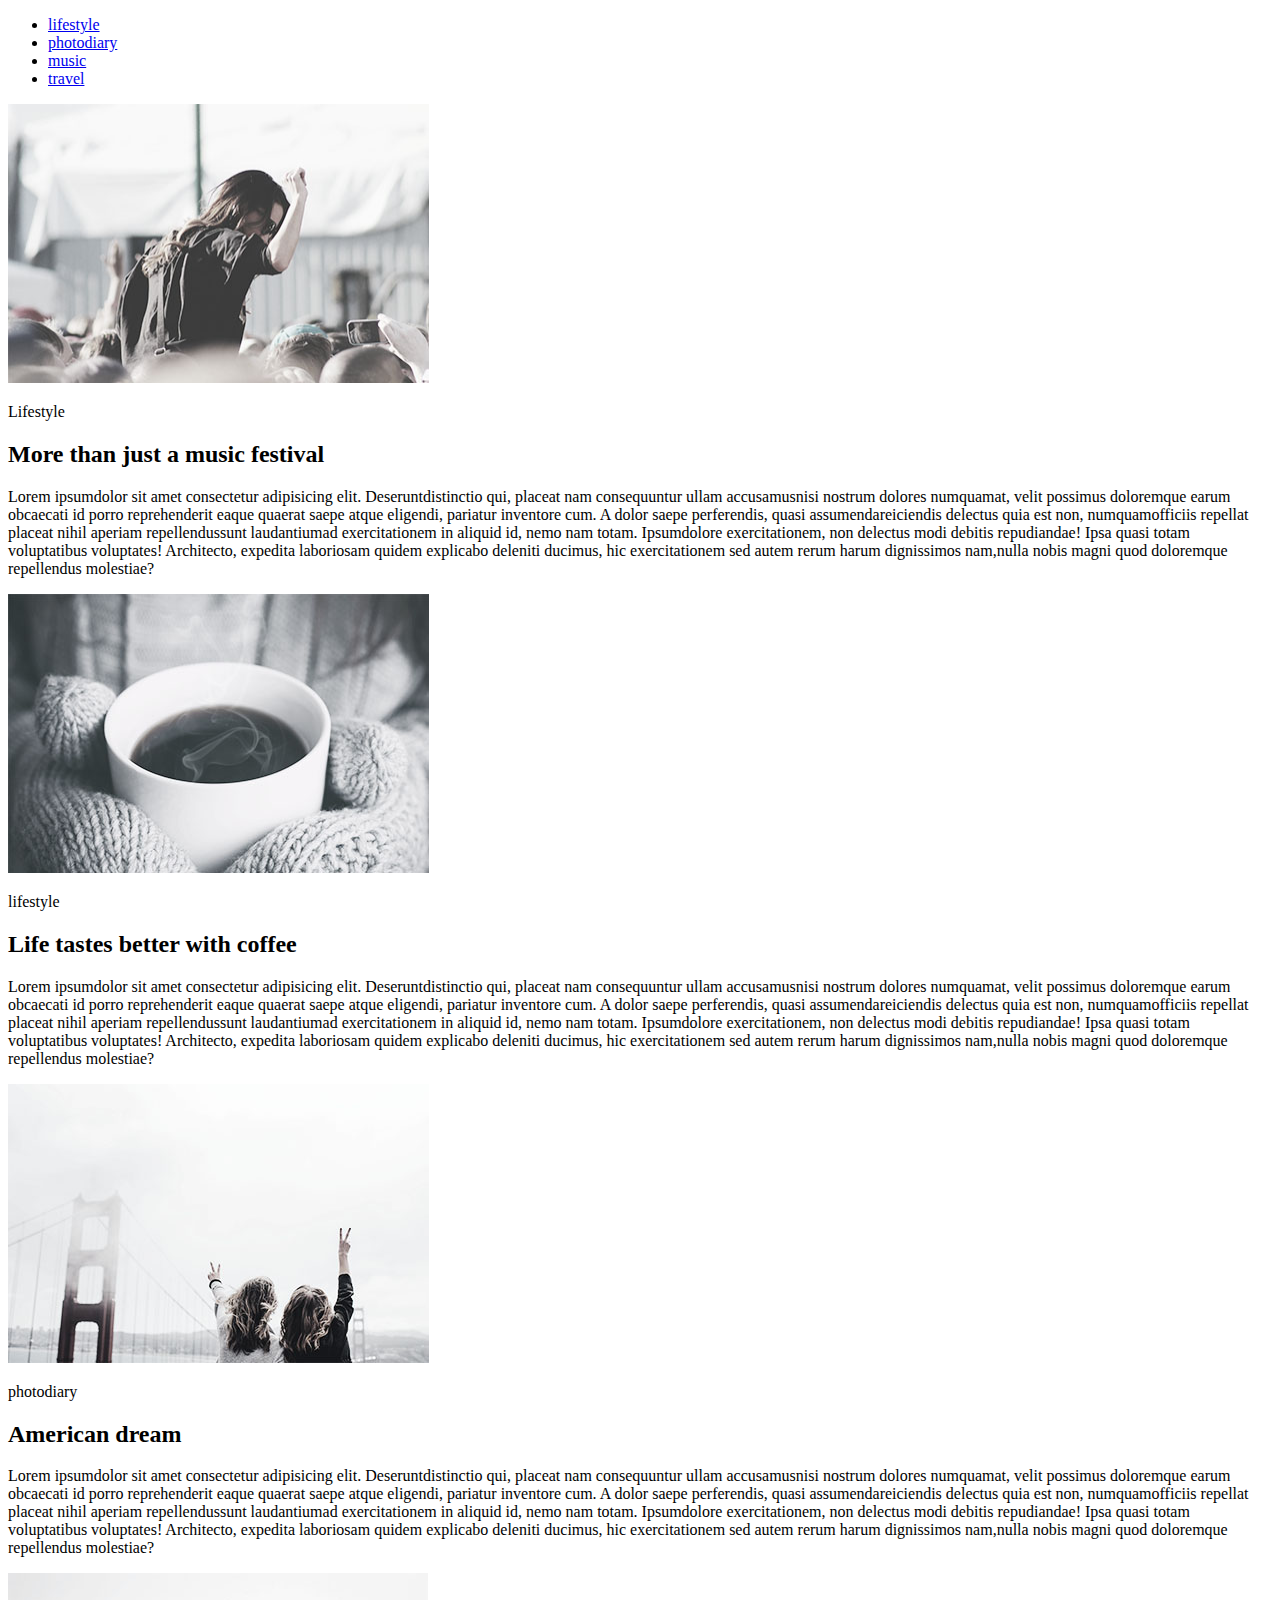
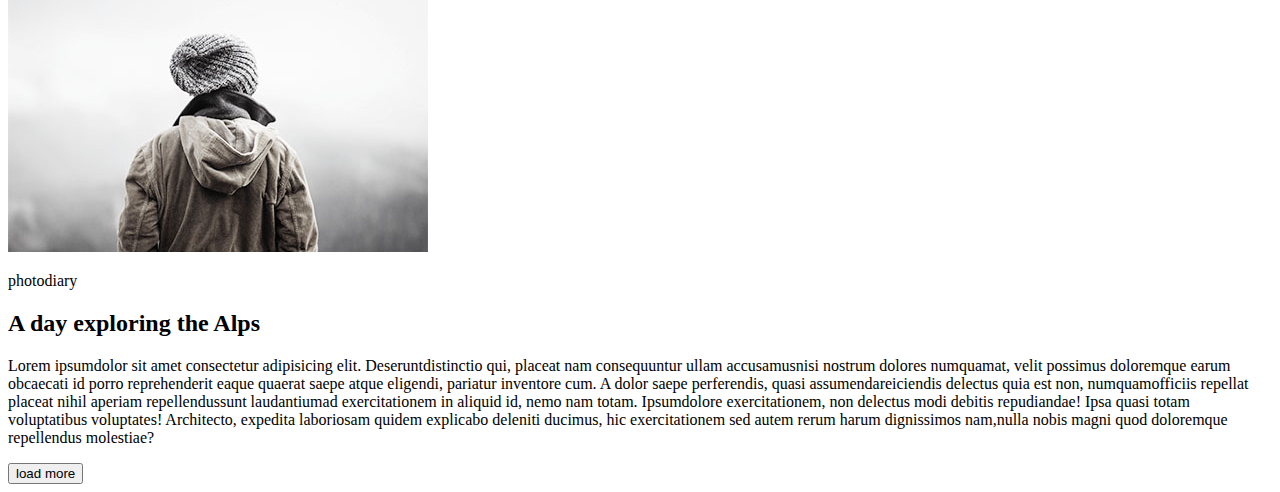
<file: html-css/module-01/index.html>
<!DOCTYPE html>
<html lang="zxx">

<head>
    <meta charset="UTF-8">
    <meta name="viewport" content="width=device-width, initial-scale=1.0">
    <meta http-equiv="X-UA-Compatible" content="ie=edge">
    <title>module-1</title>
</head>

<body>
    <header>
        <nav class="main-nav">
            <ul class="main-menu">
                <li class="main-menu-item">
                    <a href="#lyfestyle" class="main-menu-link">lifestyle</a>
                </li>
                <li class="main-menu-item">
                    <a href="#photodiary" class="main-menu-link">photodiary</a>
                </li>
                <li class="main-menu-item">
                    <a href="#" class="main-menu-link">music</a>
                </li>
                <li class="main-menu-item">
                    <a href="#" class="main-menu-link">travel</a>
                </li>
            </ul>
        </nav>
    </header>
    <main>
        <section>
            <article class="lyfestyle" id="lifestyle">
                <img src="img/img1_festival.jpg" alt="img1_festival" width="421" height="279">
                <p>Lifestyle</p>
                <h2>More than just a music festival</h2>
                <p>Lorem ipsumdolor sit amet consectetur adipisicing elit. Deseruntdistinctio qui, placeat nam
                    consequuntur
                    ullam accusamusnisi nostrum dolores numquamat, velit possimus doloremque earum obcaecati id porro
                    reprehenderit eaque quaerat saepe atque eligendi, pariatur inventore cum. A dolor saepe perferendis,
                    quasi assumendareiciendis delectus quia est non, numquamofficiis repellat placeat nihil aperiam
                    repellendussunt laudantiumad exercitationem in aliquid id, nemo nam totam. Ipsumdolore
                    exercitationem,
                    non delectus modi debitis repudiandae! Ipsa quasi totam voluptatibus voluptates! Architecto,
                    expedita
                    laboriosam quidem explicabo deleniti ducimus, hic exercitationem sed autem rerum harum dignissimos
                    nam,nulla nobis magni quod doloremque repellendus molestiae?</p>
            </article>
            <article class="lifestyle">
                <img src="img/img2_coffee.jpg" alt="img2_coffee" width="421" height="279">
                <p>lifestyle</p>
                <h2>Life tastes better with coffee</h2>
                <p>Lorem ipsumdolor sit amet consectetur adipisicing elit. Deseruntdistinctio qui, placeat nam
                    consequuntur
                    ullam accusamusnisi nostrum dolores numquamat, velit possimus doloremque earum obcaecati id porro
                    reprehenderit eaque quaerat saepe atque eligendi, pariatur inventore cum. A dolor saepe perferendis,
                    quasi assumendareiciendis delectus quia est non, numquamofficiis repellat placeat nihil aperiam
                    repellendussunt laudantiumad exercitationem in aliquid id, nemo nam totam. Ipsumdolore
                    exercitationem,
                    non delectus modi debitis repudiandae! Ipsa quasi totam voluptatibus voluptates! Architecto,
                    expedita
                    laboriosam quidem explicabo deleniti ducimus, hic exercitationem sed autem rerum harum dignissimos
                    nam,nulla nobis magni quod doloremque repellendus molestiae?</p>
            </article>
            <article class="photodiary" id="photodiary">
                <img src="img/img3_dream.jpg" alt="img3_dream" width="421" height="279">
                <p>photodiary</p>
                <h2>American dream</h2>
                <p>Lorem ipsumdolor sit amet consectetur adipisicing elit. Deseruntdistinctio qui, placeat nam
                    consequuntur
                    ullam accusamusnisi nostrum dolores numquamat, velit possimus doloremque earum obcaecati id porro
                    reprehenderit eaque quaerat saepe atque eligendi, pariatur inventore cum. A dolor saepe perferendis,
                    quasi assumendareiciendis delectus quia est non, numquamofficiis repellat placeat nihil aperiam
                    repellendussunt laudantiumad exercitationem in aliquid id, nemo nam totam. Ipsumdolore
                    exercitationem,
                    non delectus modi debitis repudiandae! Ipsa quasi totam voluptatibus voluptates! Architecto,
                    expedita
                    laboriosam quidem explicabo deleniti ducimus, hic exercitationem sed autem rerum harum dignissimos
                    nam,nulla nobis magni quod doloremque repellendus molestiae?</p>
            </article>
            <article class="photodiary">
                <img src="img/img4_exploring.jpg" alt="img4_exploring" width="420" height="279">
                <p>photodiary</p>
                <h2>A day exploring the Alps</h2>
                <p>Lorem ipsumdolor sit amet consectetur adipisicing elit. Deseruntdistinctio qui, placeat nam
                    consequuntur
                    ullam accusamusnisi nostrum dolores numquamat, velit possimus doloremque earum obcaecati id porro
                    reprehenderit eaque quaerat saepe atque eligendi, pariatur inventore cum. A dolor saepe perferendis,
                    quasi assumendareiciendis delectus quia est non, numquamofficiis repellat placeat nihil aperiam
                    repellendussunt laudantiumad exercitationem in aliquid id, nemo nam totam. Ipsumdolore
                    exercitationem,
                    non delectus modi debitis repudiandae! Ipsa quasi totam voluptatibus voluptates! Architecto,
                    expedita
                    laboriosam quidem explicabo deleniti ducimus, hic exercitationem sed autem rerum harum dignissimos
                    nam,nulla nobis magni quod doloremque repellendus molestiae?</p>
            </article>
            <button class="load more">load more</button>
            </section>
    </main>
</body>

</html>
</file>
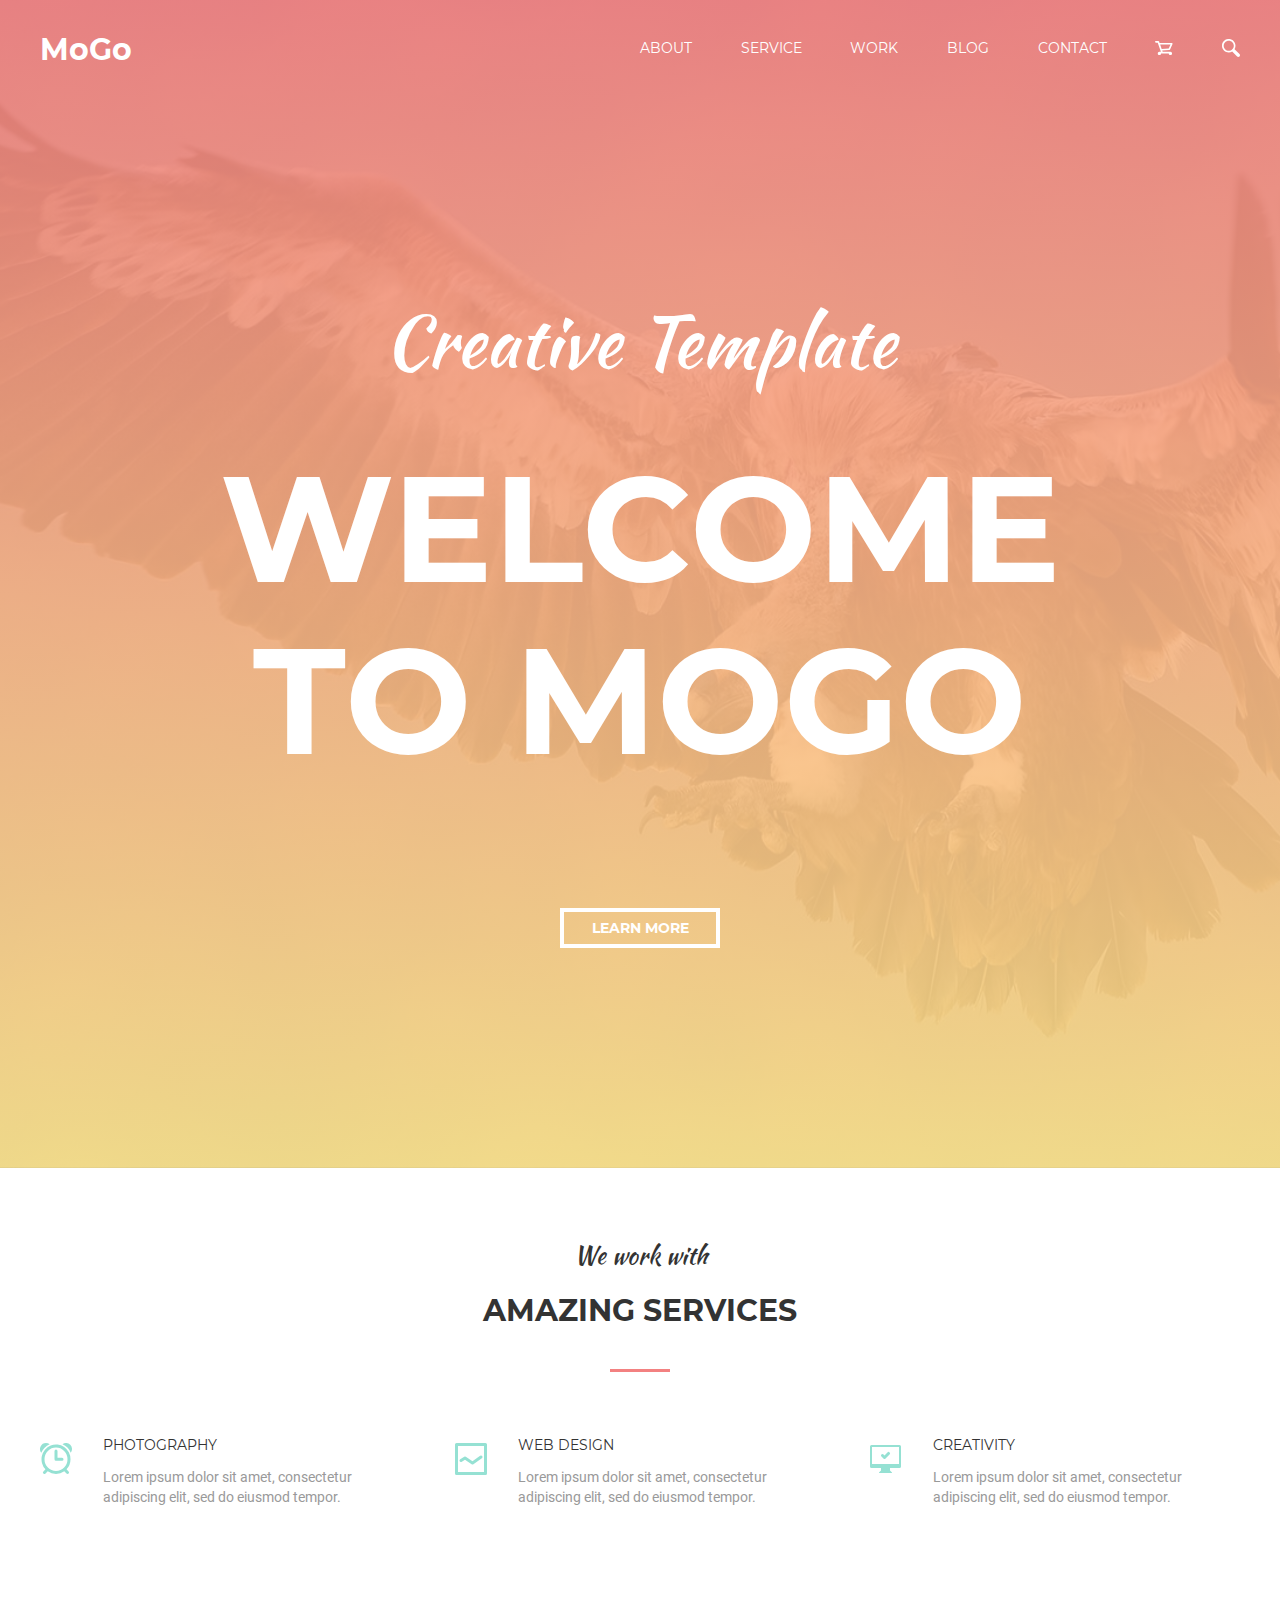
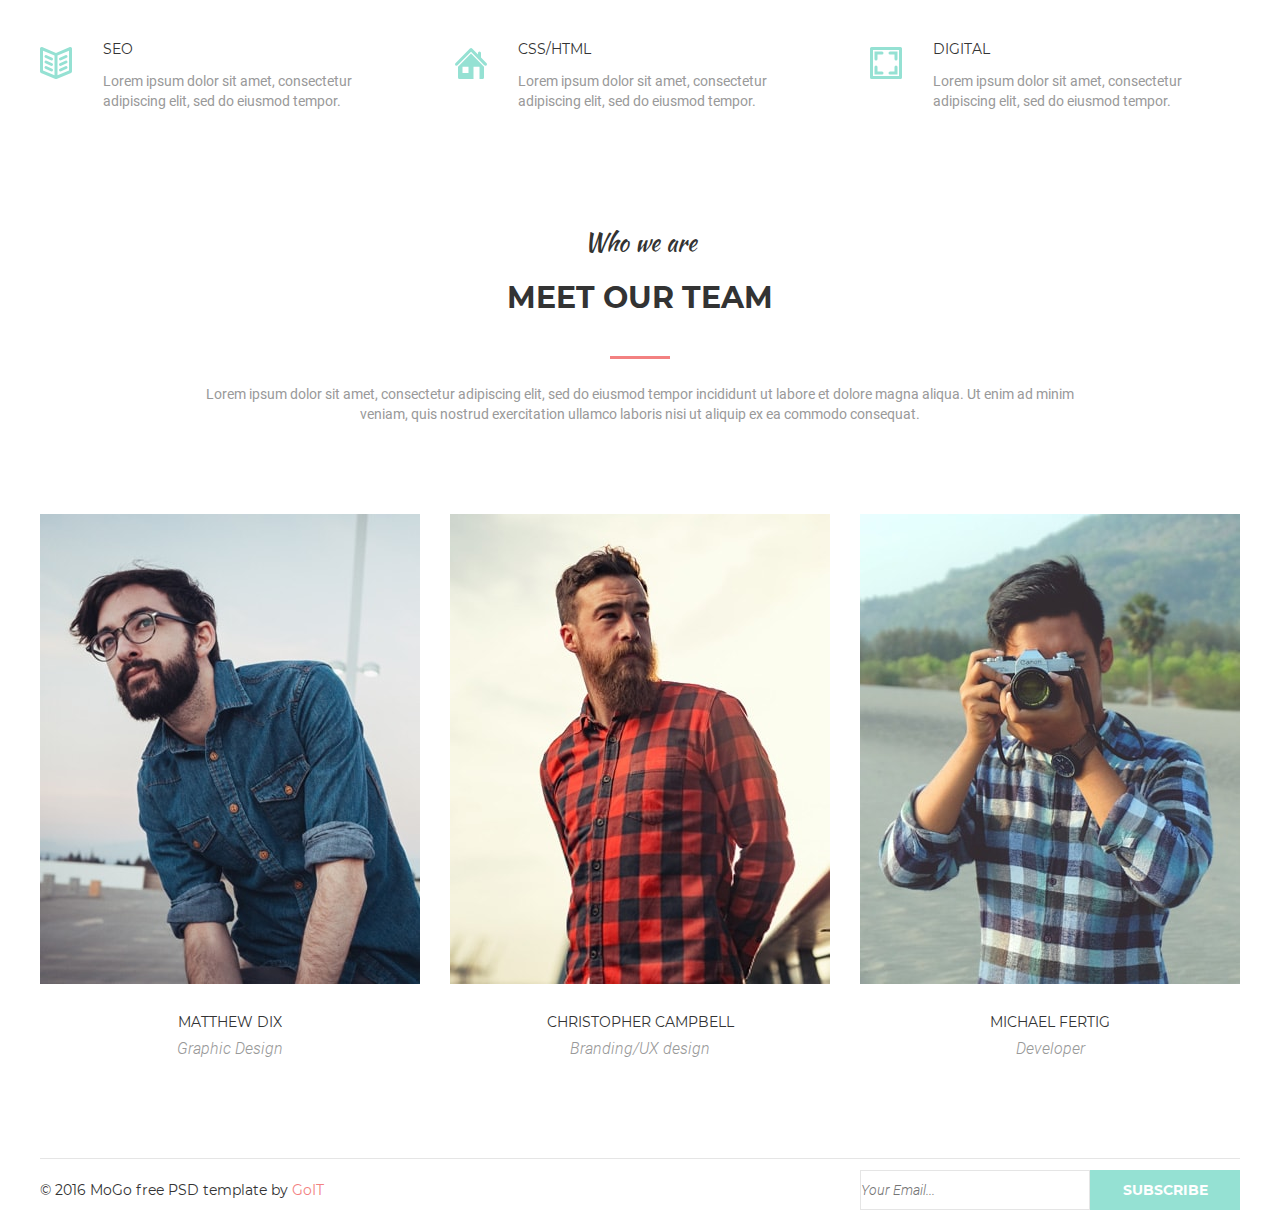
<file: html-css/module-10/index.html>
<!DOCTYPE html>
<html lang="en">

<head>
  <meta charset="UTF-8">
  <meta name="viewport" content="width=device-width, initial-scale=1.0">
  <meta http-equiv="X-UA-Compatible" content="ie=edge">
  <link rel="stylesheet" href="css/normalize.css">
  <link rel="stylesheet" href="css/style.css">
  <title>Module-10</title>
</head>

<body>
  <header class="header">
    <div class="container">
      <nav class="navigation">
        <a href="" class="logo">MoGo</a>

        <ul class="nav__list">
          <li class="nav__list-item">
            <a href="" class="nav__list-link">About</a>
          </li>
          <li class="nav__list-item">
            <a href="" class="nav__list-link">Service</a>
          </li>
          <li class="nav__list-item">
            <a href="" class="nav__list-link">Work</a>
          </li>
          <li class="nav__list-item">
            <a href="" class="nav__list-link">Blog</a>
          </li>
          <li class="nav__list-item">
            <a href="" class="nav__list-link">Contact</a>
          </li>
          <li class="nav__list-item">
            <a href="" class="nav__list-link">
              <svg>
                <use href="./img/icons/sprite.svg#SHOPPING-CART"></use>
              </svg>
            </a>
          </li>
          <li class="nav__list-item">
            <a href="" class="nav__list-link">
              <svg>
                <use href="./img/icons/sprite.svg#MAGNIFYING-GLASS"></use>
              </svg>
            </a>
          </li>
        </ul>
      </nav>
      <p class="header__subtitle">Creative Template</p>
      <h2 class="header__title">Welcome<br>to mogo</h2>
      <button class="btn__learn">Learn more</button>
    </div>
  </header>
  <main class="main">
    <section class="section__service">
      <div class="container">
        <p class="section__subtitle">We work with</p>
        <h2 class="section__title">Amazing services</h2>

        <ul class="service__list">
          <li class="service__list-item">
            <p class="service__title">Photography</p>
            <p class="service__subtitle">
              Lorem ipsum dolor sit amet, consectetur adipiscing elit, sed do
              eiusmod tempor.
            </p>
          </li>
          <li class="service__list-item">
            <p class="service__title">Web Design</p>
            <p class="service__subtitle">
              Lorem ipsum dolor sit amet, consectetur adipiscing elit, sed do
              eiusmod tempor.
            </p>
          </li>
          <li class="service__list-item">
            <p class="service__title">Creativity</p>
            <p class="service__subtitle">
              Lorem ipsum dolor sit amet, consectetur adipiscing elit, sed do
              eiusmod tempor.
            </p>
          </li>
          <li class="service__list-item">
            <p class="service__title">seo</p>
            <p class="service__subtitle">
              Lorem ipsum dolor sit amet, consectetur adipiscing elit, sed do
              eiusmod tempor.
            </p>
          </li>
          <li class="service__list-item">
            <p class="service__title">Css/Html</p>
            <p class="service__subtitle">
              Lorem ipsum dolor sit amet, consectetur adipiscing elit, sed do
              eiusmod tempor.
            </p>
          </li>
          <li class="service__list-item">
            <p class="service__title">digital</p>
            <p class="service__subtitle">
              Lorem ipsum dolor sit amet, consectetur adipiscing elit, sed do
              eiusmod tempor.
            </p>
          </li>
        </ul>
      </div>
    </section>
    <section class="section__team">
      <div class="container">
        <p class="section__subtitle">Who we are</p>
        <h2 class="section__title">Meet our team</h2>
        <p class="team__description">
          Lorem ipsum dolor sit amet, consectetur adipiscing elit, sed do
          eiusmod tempor incididunt ut labore et dolore magna aliqua. Ut enim
          ad minim veniam, quis nostrud exercitation ullamco laboris nisi ut
          aliquip ex ea commodo consequat.
        </p>

        <ul class="team__list">
          <li class="team__list-item">
            <img srcset="./img/pictures/Layer16-min.jpg 380w, ./img/pictures/Layer16@2x-min.jpg 760w" sizes="380px"
              src="./img/pictures/Layer16-min.jpg" height="470" alt="Team1" />
            <span class="team__name">Matthew Dix</span>
            <span class="team__position">Graphic Design</span>
            <div class="team__card">
              <ul class="social__list">
                <li class="social__list-item">
                  <a href="" class="social__list-link">
                    <svg class="social__list-svg">
                      <use href="./img/icons/sprite.svg#facebook"></use>
                    </svg>
                  </a>
                </li>
                <li class="social__list-item">
                  <a href="" class="social__list-link"><svg class="social__list-svg">
                      <use href="./img/icons/sprite.svg#twitter"></use>
                    </svg></a>
                </li>
                <li class="social__list-item">
                  <a href="" class="social__list-link"><svg class="social__list-svg">
                      <use href="./img/icons/sprite.svg#pinterest"></use>
                    </svg></a>
                </li>
                <li class="social__list-item">
                  <a href="" class="social__list-link"><svg class="social__list-svg">
                      <use href="./img/icons/sprite.svg#instagram"></use>
                    </svg></a>
                </li>
              </ul>
            </div>
          </li>
          <li class="team__list-item">
            <img srcset="./img/pictures/Layer18-min.jpg 380w, ./img/pictures/Layer18@2x-min.jpg 760w" sizes="380px"
              src="./img/pictures/Layer18-min.jpg" height="470" alt="Team1" />
            <span class="team__name">Christopher Campbell</span>
            <span class="team__position">Branding/UX design</span>
            <div class="team__card">
              <ul class="social__list">
                <li class="social__list-item">
                  <a href="" class="social__list-link"><svg class="social__list-svg">
                      <use href="./img/icons/sprite.svg#facebook"></use>
                    </svg>
                  </a>
                </li>
                <li class="social__list-item">
                  <a href="" class="social__list-link"><svg class="social__list-svg">
                      <use href="./img/icons/sprite.svg#twitter"></use>
                    </svg></a>
                </li>
                <li class="social__list-item">
                  <a href="" class="social__list-link"><svg class="social__list-svg">
                      <use href="./img/icons/sprite.svg#pinterest"></use>
                    </svg></a>
                </li>
                <li class="social__list-item">
                  <a href="" class="social__list-link"><svg class="social__list-svg">
                      <use href="./img/icons/sprite.svg#instagram"></use>
                    </svg></a>
                </li>
              </ul>
            </div>
          </li>
          <li class="team__list-item">
            <img srcset="./img/pictures/Layer19-min.jpg 380w, ./img/pictures/Layer19@2x-min.jpg 760w" sizes="380px"
              src="./img/pictures/Layer19-min.jpg" height="470" alt="Team1" />
            <span class="team__name">Michael Fertig</span>
            <span class="team__position">Developer</span>
            <div class="team__card">
              <ul class="social__list">
                <li class="social__list-item">
                  <a href="" class="social__list-link"><svg class="social__list-svg">
                      <use href="./img/icons/sprite.svg#facebook"></use>
                    </svg>
                  </a>
                </li>
                <li class="social__list-item">
                  <a href="" class="social__list-link"><svg class="social__list-svg">
                      <use href="./img/icons/sprite.svg#twitter"></use>
                    </svg></a>
                </li>
                <li class="social__list-item">
                  <a href="" class="social__list-link"><svg class="social__list-svg">
                      <use href="./img/icons/sprite.svg#pinterest"></use>
                    </svg></a>
                </li>
                <li class="social__list-item">
                  <a href="" class="social__list-link"><svg class="social__list-svg">
                      <use href="./img/icons/sprite.svg#instagram"></use>
                    </svg></a>
                </li>
              </ul>
            </div>
          </li>
        </ul>
      </div>
    </section>
  </main>
  <footer class="footer container">
    <p class="copyright">
      &copy; 2016 MoGo free PSD template by
      <a href="" class="copyright__link">GoIT</a>
    </p>

    <form action="#" class="footer__form">
      <input class="footer__form-email" type="email" name="email" placeholder="Your Email..." />
      <input class="footer__form-submit" type="submit" value="Subscribe" />
    </form>
  </footer>
</body>

</html>
</file>
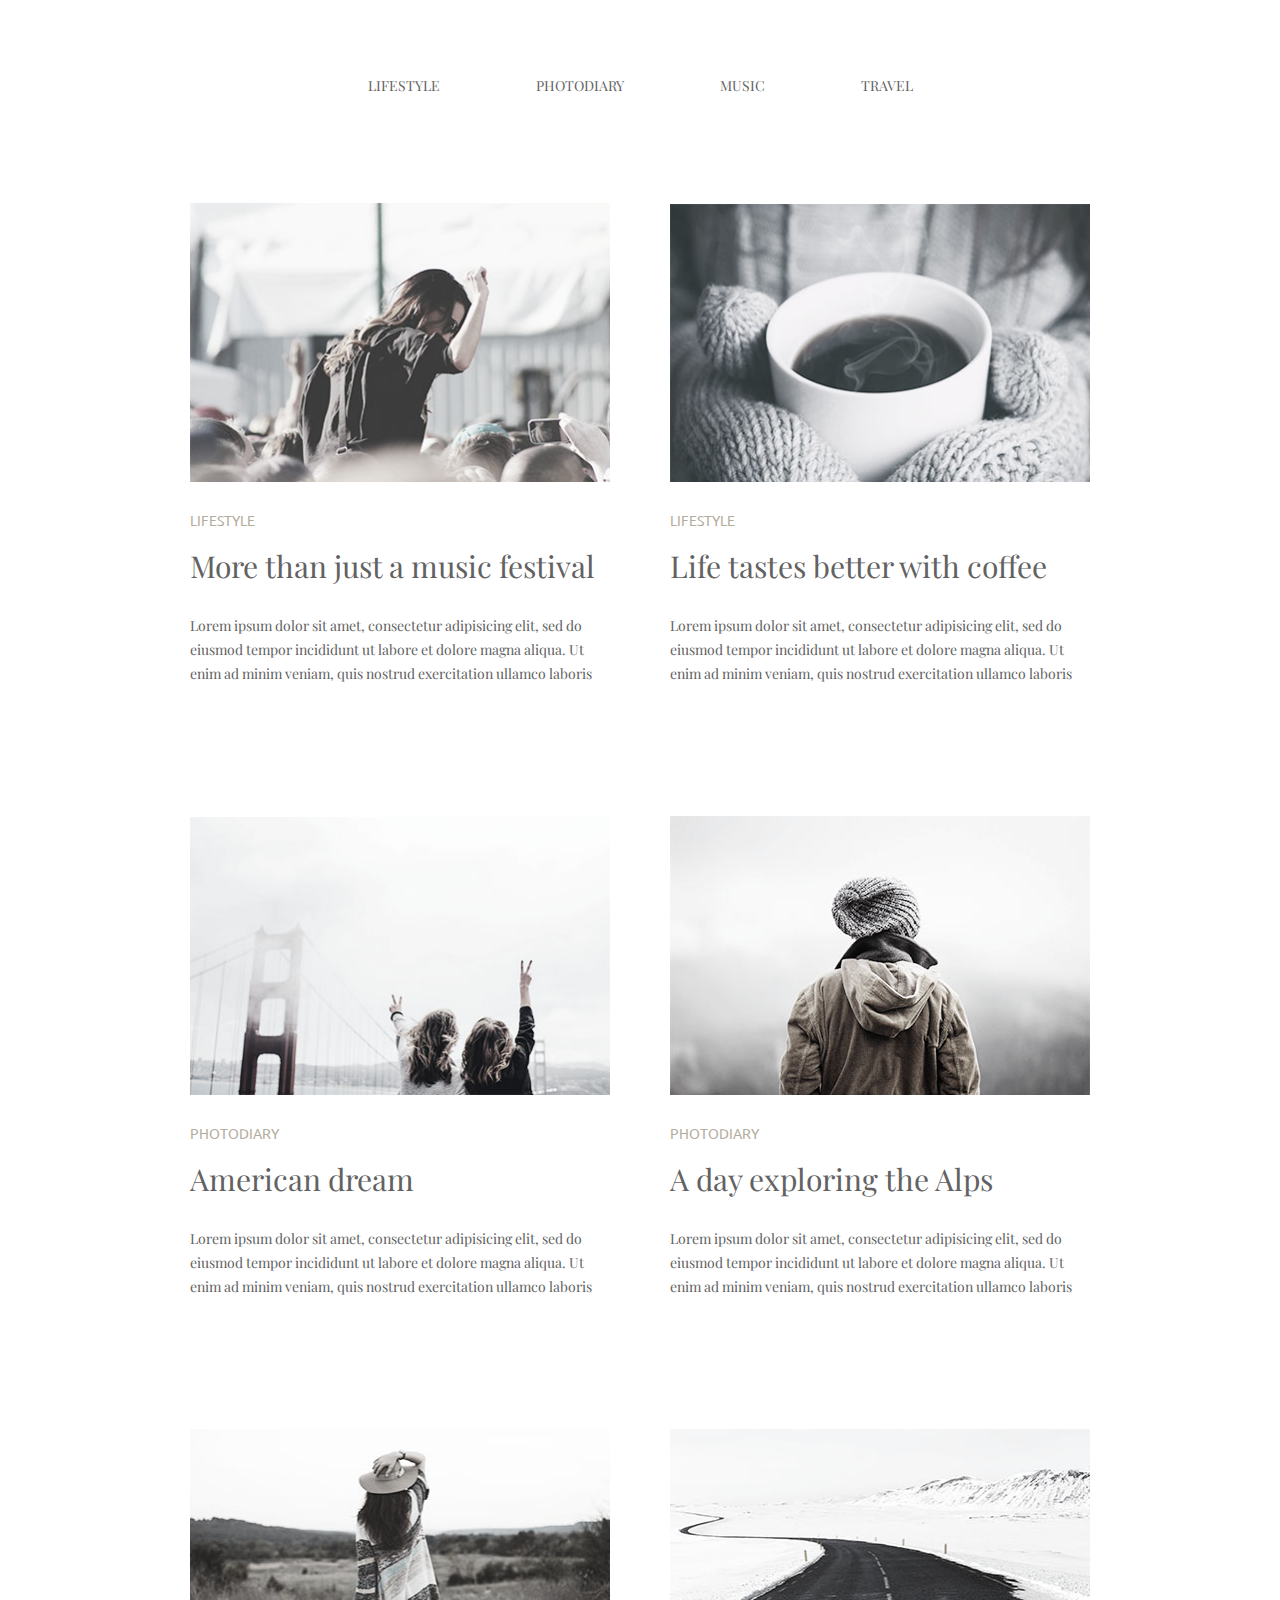
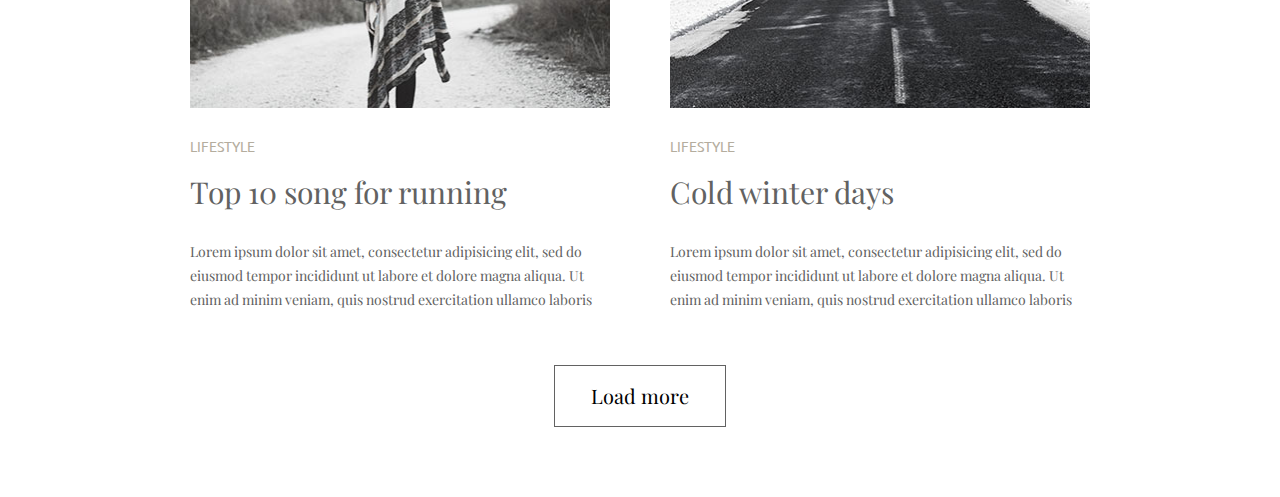
<file: html-css/module-3/index.html>
<!DOCTYPE html>
<html lang="zxx">

<head>
    <meta charset="UTF-8">
    <meta name="viewport" content="width=device-width, initial-scale=1.0">
    <meta http-equiv="X-UA-Compatible" content="ie=edge">
    <link rel="stylesheet" href="css/styles.css">
    <link rel="stylesheet" href="css/normalize.css">
    <link href="https://fonts.googleapis.com/css?family=Playfair+Display&display=swap" rel="stylesheet">
    <link href="https://fonts.googleapis.com/css?family=Ubuntu:300&display=swap" rel="stylesheet">
    <title>hw module-3</title>
</head>

<body>
    <h1 class="visually-hidden">Our amazing pain and gain site</h1>
    <div class="container">
    <header class="header">
        <nav class="main-nav">
            <ul class="main-menu">
                <li class="main-menu-item">
                    <a href="#lifestyle" class="main-menu-link">Lifestyle</a>
                </li>
                <li class="main-menu-item">
                    <a href="#photodiary" class="main-menu-link">Photodiary</a>
                </li>
                <li class="main-menu-item">
                    <a href="#" class="main-menu-link">Music</a>
                </li>
                <li class="main-menu-item">
                    <a href="#" class="main-menu-link">Travel</a>
                </li>
            </ul>
        </nav>
    </header>
    <main>
  <!--Cection with articles-->
        <section class="section">
            <h2 class="visually-hidden">Articles-list</h2>
            <ul class="content-list">
            <li class="content-item">
                <article class="article" id="lifestyle">
                <img class="sectiom-image" src="img/img1_festival.jpg" alt="img1_festival" width="420" height="279">
                <p class="ubuntu">Lifestyle</p>
                <h3 class="tittle">More than just a music festival</h3>
                <p class="text">Lorem ipsum dolor sit amet, consectetur adipisicing elit, sed do eiusmod tempor incididunt ut labore
                    et dolore magna aliqua. Ut enim ad minim veniam, quis nostrud exercitation ullamco laboris </p>
            </article>
        </li>
        <li class="content-item">
            <article class="article">
                <img class="sectiom-image" src="img/img2_coffee.jpg" alt="img2_coffee" width="420" height="279">
                <p class="ubuntu">Lifestyle</p>
                <h3 class="tittle">Life tastes better with coffee</h3>
                <p class="text">Lorem ipsum dolor sit amet, consectetur adipisicing elit, sed do eiusmod tempor incididunt ut labore
                    et dolore magna aliqua. Ut enim ad minim veniam, quis nostrud exercitation ullamco laboris </p>
            </article>
        </li>
        <li class="content-item">
        <article class="article" id="photodiary">
                <img class="sectiom-image" src="img/img3_dream.jpg" alt="img3_dream" width="420" height="279">
                <p class="ubuntu">Photodiary</p>
                <h3 class="tittle">American dream</h3>
                <p class="text">Lorem ipsum dolor sit amet, consectetur adipisicing elit, sed do eiusmod tempor incididunt ut labore
                    et dolore magna aliqua. Ut enim ad minim veniam, quis nostrud exercitation ullamco laboris </p>
            </article>
        </li>
        <li class="content-item">
            <article class="article">
                <img class="sectiom-image" src="img/img4_exploring.jpg" alt="img4_exploring" width="420" height="279">
                <p class="ubuntu">Photodiary</p>
                <h3 class="tittle">A day exploring the Alps</h3>
                <p class="text">Lorem ipsum dolor sit amet, consectetur adipisicing elit, sed do eiusmod tempor incididunt ut labore
                    et dolore magna
                    aliqua. Ut enim ad minim veniam, quis nostrud exercitation ullamco laboris </p>
            </article>
        </li>
        <li class="content-item">
            <article class="article">
                <img class="sectiom-image" src="img/img5_top.jpg" alt="img5_top" width="420" height="279">
                <p class="ubuntu">Lifestyle</p>
                <h3 class="tittle">Top 10 song for running</h3>
                <p class="text">Lorem ipsum dolor sit amet, consectetur adipisicing elit, sed do eiusmod tempor incididunt ut labore
                    et dolore magna
                    aliqua. Ut enim ad minim veniam, quis nostrud exercitation ullamco laboris</p>
            </article>
        </li>
        <li class="content-item">
            <article class="article">
                <img class="sectiom-image" src="img/img6_winter.jpg" alt="img6_winter" width="420" height="279">
                <p class="ubuntu">Lifestyle</p>
                <h3 class="tittle">Cold winter days</h3>
                <p class="text">Lorem ipsum dolor sit amet, consectetur adipisicing elit, sed do eiusmod tempor incididunt ut labore
                    et dolore magna
                    aliqua. Ut enim ad minim veniam, quis nostrud exercitation ullamco laboris</p>
            </article>
        </li>
        </ul>
            <button class="load-more">Load more</button>
        </section>
    </main>
</div>
</body>

</html>
</file>
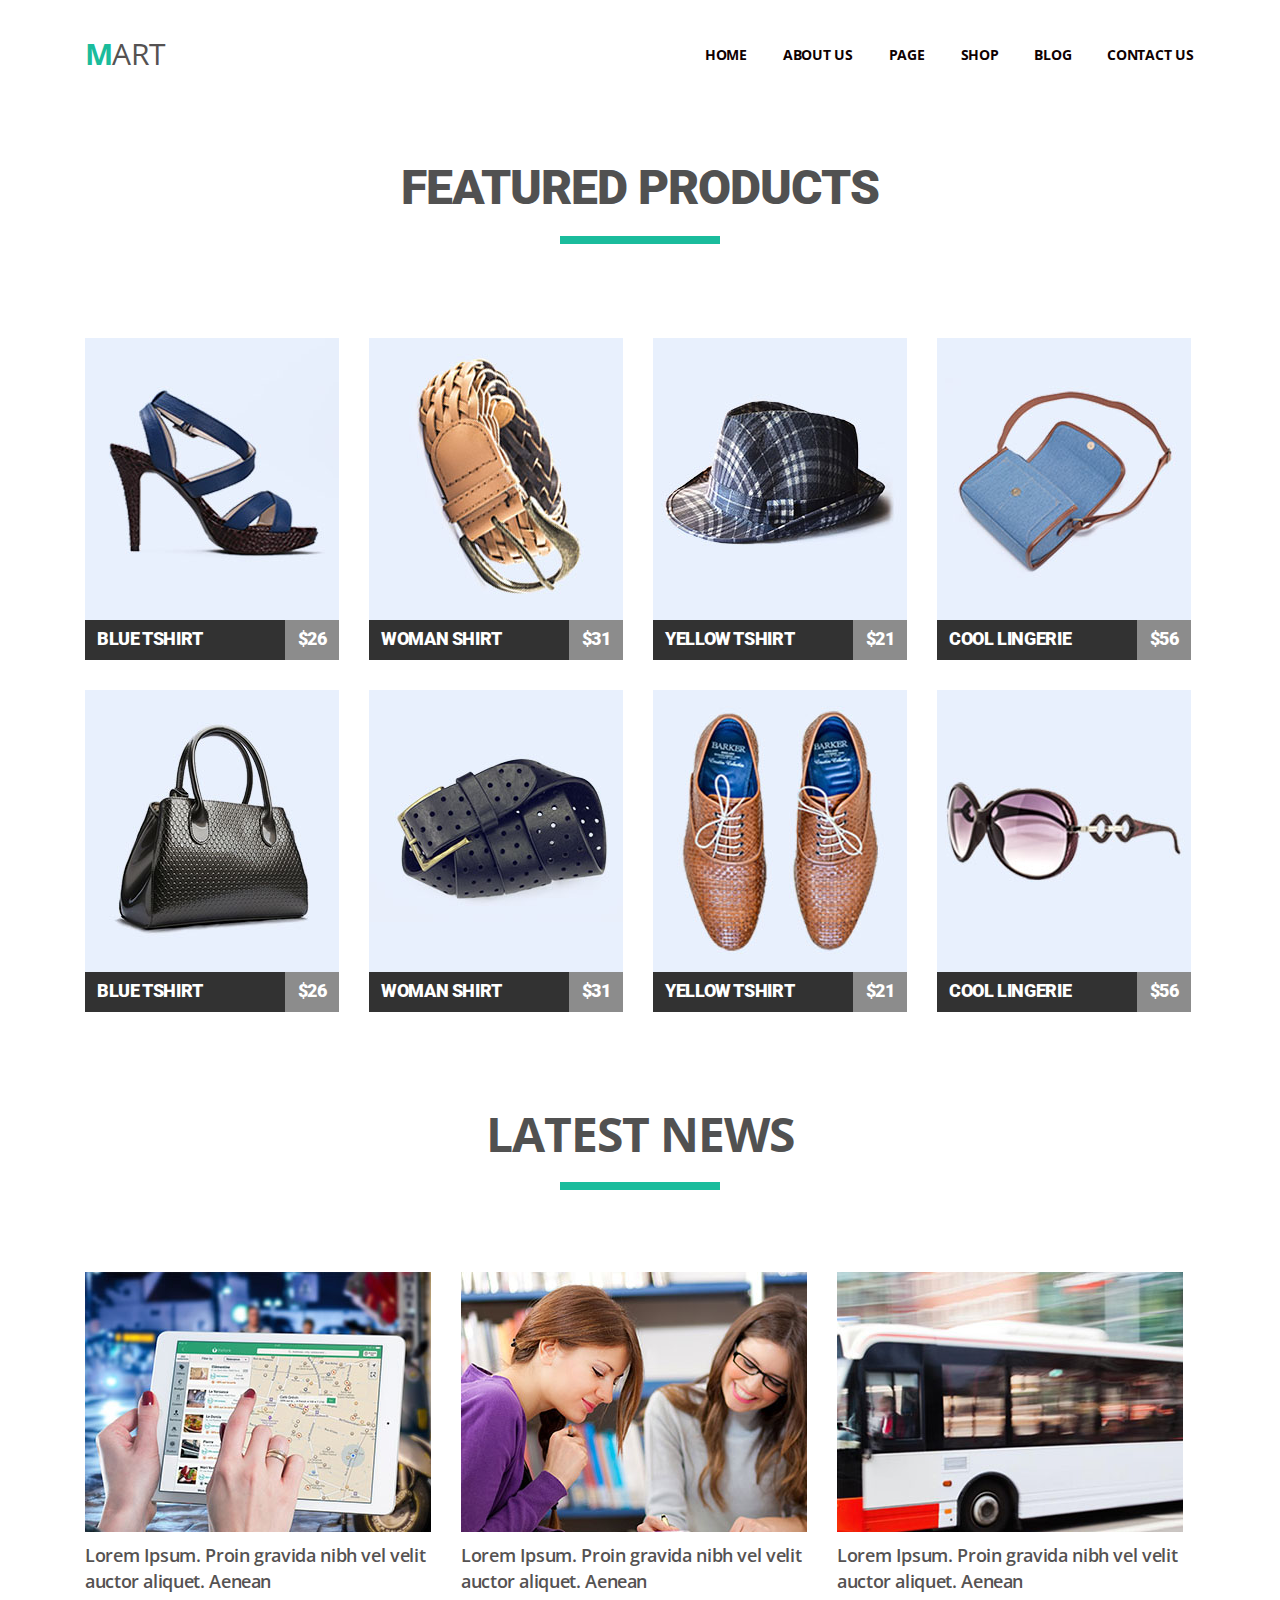
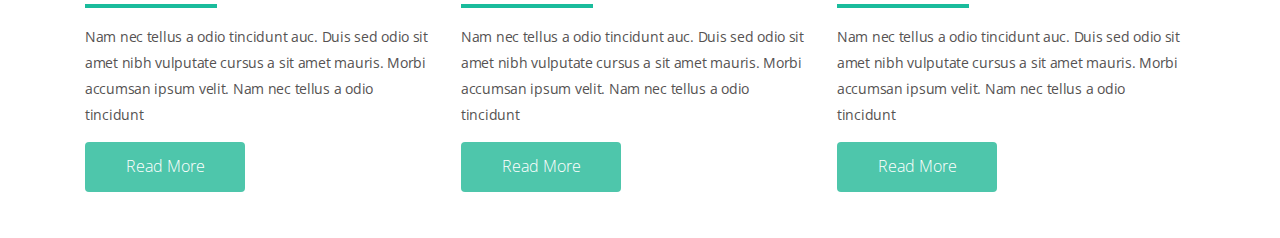
<file: html-css/module-4/index.html>
<!DOCTYPE html>
<html lang="en">

<head>
    <meta charset="UTF-8">
    <meta name="viewport" content="width=device-width, initial-scale=1.0">
    <meta http-equiv="X-UA-Compatible" content="ie=edge">
    <link rel="stylesheet" href="css/normalize.css">
    <link href="https://fonts.googleapis.com/css?family=Open+Sans:300i,400,600,700&display=swap" rel="stylesheet">
    <link href="https://fonts.googleapis.com/css?family=Roboto:900&display=swap" rel="stylesheet">
    <link rel="stylesheet" href="css/style.css">
    <title>hw module 4</title>
</head>

<body>
    <h1 class="visually-hidden">Our amazing pain and gain website</h1>
    <div class="container">
        <header class="page-header">
            <nav class="clearfix">
                <a href="#" class="logo">Mart</a>
                <ul class="site-navigation clearfix">
                    <li><a class="main-menu-link" href="#">Home</a></li>
                    <li><a class="main-menu-link" href="#">About Us</a></li>
                    <li><a class="main-menu-link" href="#">Page</a></li>
                    <li><a class="main-menu-link" href="#">Shop</a></li>
                    <li><a class="main-menu-link" href="#">Blog</a></li>
                    <li><a class="main-menu-link" href="#">Contact Us</a></li>
                </ul>
            </nav>
        </header>

        <main>

            <section class="products">
                <h2 class="product-title">Featured Products</h2>
                <ul class="product-list clearfix">
                    <li class="product-list-item"><a href="#">
                            <img class="product-list-img" src="img/img-1-shoes.jpg" alt="shoes" width="254"
                                height="282">
                            <div class="card-bottom">
                                <p class="text">Blue Tshirt</p>
                                <p class="price">$26</p>
                            </div>
                        </a>
                    </li>
                    <li class="product-list-item"><a href="#">
                            <img class="product-list-image" src="img/img-2-belt.jpg" alt="belt" width="254"
                                height="282">
                            <div class="card-bottom">
                                <p class="text">Woman Shirt</p>
                                <p class="price">$31</p>
                            </div>
                        </a>
                    </li>
                    <li class="product-list-item"><a href="#">
                            <img class="product-list-image" src="img/img-3-hat.jpg" alt="hat" width="254" height="282">
                            <div class="card-bottom">
                                <p class="text">Yellow Tshirt</p>
                                <p class="price">$21</p>
                            </div>
                        </a>
                    </li>
                    <li class="product-list-item"><a href="#">
                            <img class="product-list-image" src="img/img-4-bag.jpg" alt="bag" width="254" height="282">
                            <div class="card-bottom">
                                <p class="text">Cool Lingerie</p>
                                <p class="price">$56</p>
                            </div>
                        </a>
                    </li>
                    <li class="product-list-item"><a href="#">
                            <img class="product-list-image" src="img/img-5-bag.jpg" alt="bag" width="254" height="282">
                            <div class="card-bottom">
                                <p class="text">Blue Tshirt</p>
                                <p class="price">$26</p>
                            </div>
                        </a>
                    </li>
                    <li class="product-list-item"><a href="#">
                            <img class="product-list-image" src="img/img-6-belt.jpg" alt="belt" width="254"
                                height="282">
                            <div class="card-bottom">
                                <p class="text">Woman Shirt</p>
                                <p class="price">$31</p>
                            </div>
                        </a>
                    </li>
                    <li class="product-list-item"><a href="#">
                            <img class="product-list-image" src="img/img-7-shoes.jpg" alt="shoes" width="254"
                                height="282">
                            <div class="card-bottom">
                                <p class="text">Yellow Tshirt</p>
                                <p class="price">$21</p>
                            </div>
                        </a>
                    </li>
                    <li class="product-list-item"><a href="#">
                            <img class="product-list-image" src="img/img-8-glasses.jpg" alt="glasses" width="254"
                                height="282">
                            <div class="card-bottom">
                                <p class="text">Cool Lingerie</p>
                                <p class="price">$56</p>
                            </div>
                        </a>
                    </li>
                </ul>
            </section>

            <section class="news">
                <h2 class="news-title">Latest News</h2>
                <ul class="news-list clearfix">
                    <li class="news-list-item">
                        <img class="news-list-image" src="img/img-9-pad.jpg" alt="pad" width="346" height="260">
                        <p class="article-title">Lorem Ipsum. Proin gravida nibh vel velit auctor aliquet. Aenean</p>
                        <p class="article-text">Nam nec tellus a odio tincidunt auc. Duis sed odio sit amet nibh
                            vulputate
                            cursus a sit amet mauris. Morbi accumsan ipsum velit. Nam nec tellus a odio tincidunt</p>
                        <a class="read-more" href="#">Read More</a>
                    </li>

                    <li class="news-list-item">
                        <img class="news-list-image" src="img/img-10-girls.jpg" alt="girls" width="346" height="260">
                        <p class="article-title">Lorem Ipsum. Proin gravida nibh vel velit auctor aliquet. Aenean</p>
                        <p class="article-text">Nam nec tellus a odio tincidunt auc. Duis sed odio sit amet nibh
                            vulputate
                            cursus a sit amet mauris. Morbi accumsan ipsum velit. Nam nec tellus a odio tincidunt</p>
                        <a class="read-more" href="#">Read More</a>
                    </li>

                    <li class="news-list-item">
                        <img class="news-list-image" src="img/img-11-bus.jpg" alt="bus" width="346" height="260">
                        <p class="article-title">Lorem Ipsum. Proin gravida nibh vel velit auctor aliquet. Aenean</p>
                        <p class="article-text">Nam nec tellus a odio tincidunt auc. Duis sed odio sit amet nibh
                            vulputate
                            cursus a sit amet mauris. Morbi accumsan ipsum velit. Nam nec tellus a odio tincidunt</p>
                        <a class="read-more" href="#">Read More</a>
                    </li>
                </ul>
            </section>

        </main>
    </div>
</body>

</html>
</file>
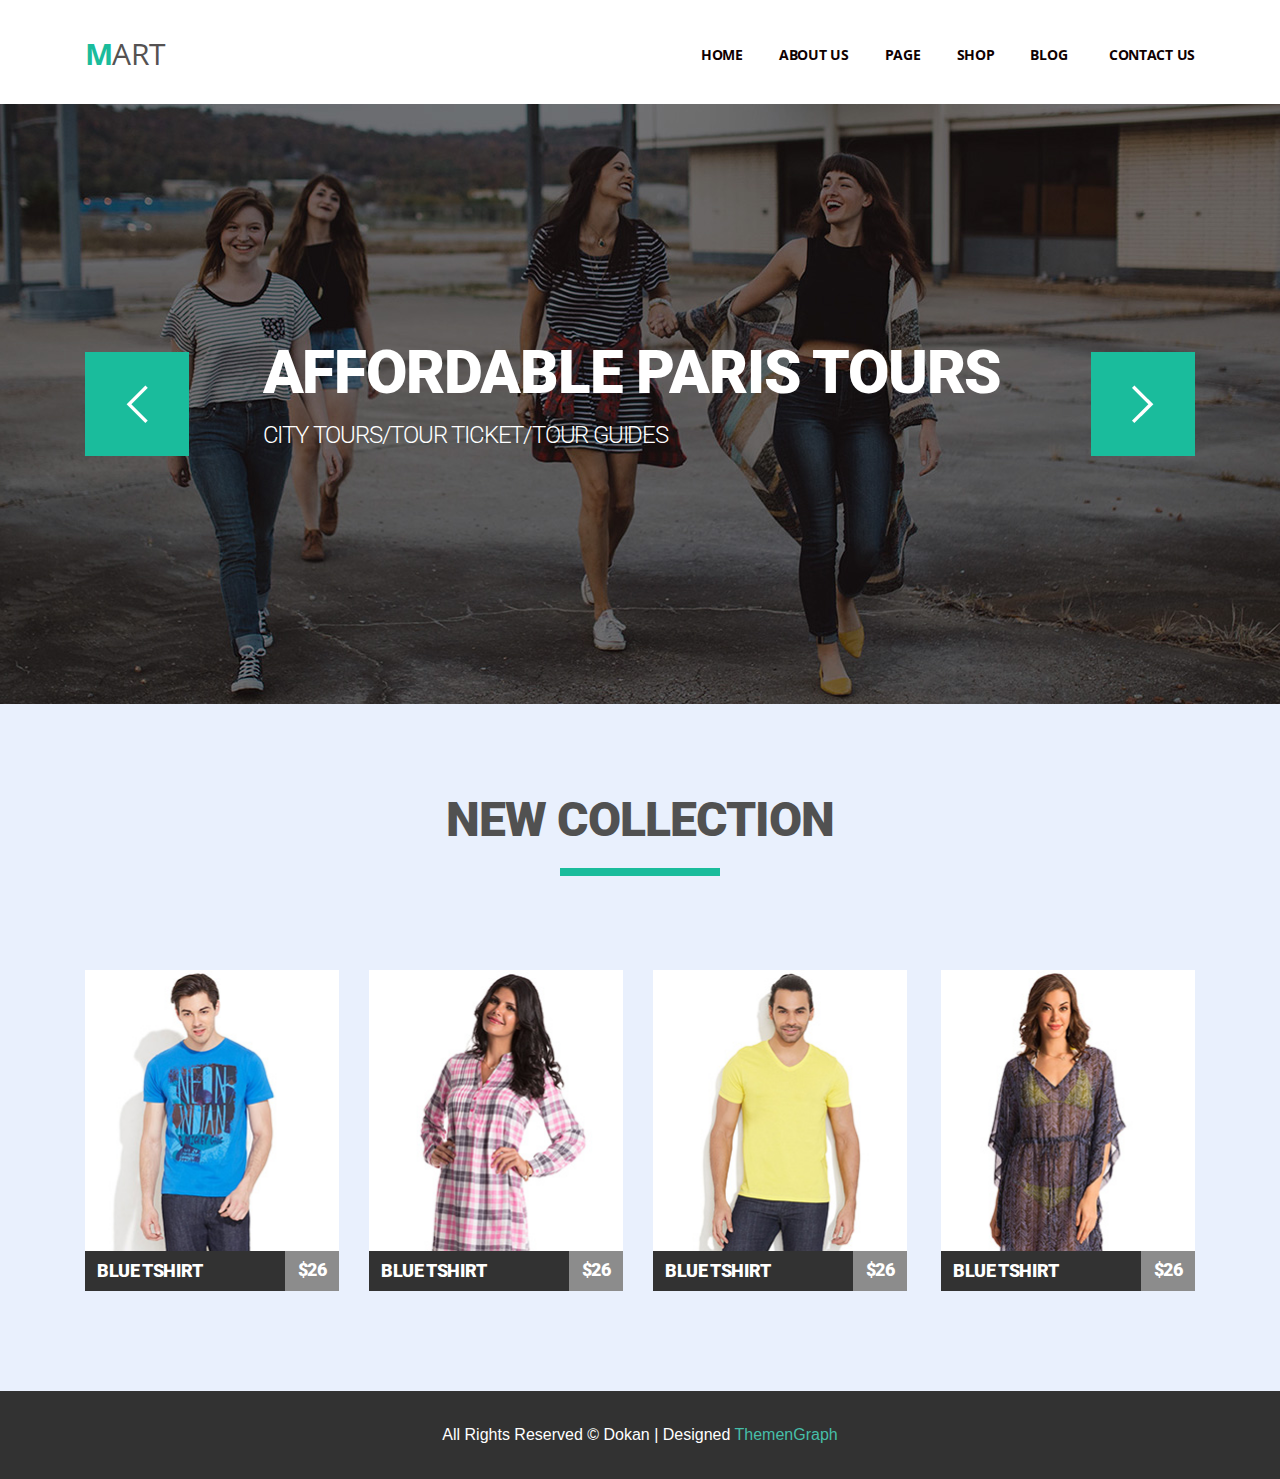
<file: html-css/module-5/index.html>
<!DOCTYPE html>
<html lang="en">

<head>
    <meta charset="UTF-8">
    <meta name="viewport" content="width=device-width, initial-scale=1.0">
    <meta http-equiv="X-UA-Compatible" content="ie=edge">
    <link rel="stylesheet" href="css/normalize.css">
    <link href="https://fonts.googleapis.com/css?family=Open+Sans:300i,400,600,700&display=swap" rel="stylesheet">
    <link href="https://fonts.googleapis.com/css?family=Roboto:900,300&display=swap" rel="stylesheet">
    <link rel="stylesheet" href="css/style.css">
    <title>hw-module-5</title>
</head>

<body>
    <div class="container">
        <header class="page-header">
            <nav class="clearfix">
                <a href="#" class="logo">Mart</a>
                <ul class="site-navigation clearfix">
                    <li><a class="main-menu-link" href="#">Home</a></li>
                    <li><a class="main-menu-link" href="#">About Us</a></li>
                    <li><a class="main-menu-link" href="#">Page</a></li>
                    <li><a class="main-menu-link" href="#">Shop</a></li>
                    <li><a class="main-menu-link" href="#">Blog</a></li>
                    <li><a class="main-menu-link" href="#">Contact Us</a></li>
                </ul>
            </nav>
        </header>
    </div>
    <main>
            <section class="slider">
                    <div class="slider-wrapper">
                      <button class="slider-control prev"></button>
                      <button class="slider-control next"></button>
                      <ul class="slider-carousel">
                        <li class="slider-carousel-item">
                          <h2 class="slider-title">Affordable Paris Tours</h2>
                          <p class="slider-text">
                            City tours/Tour ticket/Tour guides
                          </p>
                        </li>
                      </ul>
                    </div>
                  </section>
        <section class="products">
            <div class="collection container">
                <h2 class="product-title">New collection</h2>
                <ul class="product-list clearfix">
                    <li class="product-list-item">
                        <div class="wraper-img">
                            <img class="product-list-img" src="img/blue-tshirt-pic.jpg" alt="blue-tshirt" width="254" height="322">
                            <div class="overlay">
                                <ul class="card-list clearfix">
                                    <li class="card-list-item">
                                        <a href="#" class="card-list-link"></a>
                                    </li>
                                    <li class="card-list-item">
                                        <a href="#" class="card-list-link"></a>
                                    </li>
                                    <li class="card-list-item">
                                        <a href="#" class="card-list-link"></a>
                                    </li>
                                    <li class="card-list-item">
                                        <a href="#" class="card-list-link">
                                            <span class="cart">add to cart</span>
                                        </a>
                                    </li>
                                </ul>
                            </div>
                        </div>
                        <div class="card-bottom clearfix">
                            <h3 class="text"><a class="text-link" href="#">Blue Tshirt</a></h3>
                            <span class="price">$26</span>
                        </div>
                    </li>
                    <li class="product-list-item">
                        <div class="wraper-img">
                            <img class="product-list-img" src="img/woman-tshirt-pic.jpg" alt="blue-tshirt" width="254" height="322">
                            <div class="overlay">
                                <ul class="card-list clearfix">
                                    <li class="card-list-item">
                                        <a href="#" class="card-list-link"></a>
                                    </li>
                                    <li class="card-list-item">
                                        <a href="#" class="card-list-link"></a>
                                    </li>
                                    <li class="card-list-item">
                                        <a href="#" class="card-list-link"></a>
                                    </li>
                                    <li class="card-list-item">
                                        <a href="#" class="card-list-link">
                                            <span class="cart">add to cart</span>
                                        </a>
                                    </li>
                                </ul>
                            </div>
                        </div>
                        <div class="card-bottom clearfix">
                            <h3 class="text"><a class="text-link" href="#">Blue Tshirt</a></h3>
                            <span class="price">$26</span>
                        </div>
                    </li>
                    <li class="product-list-item">
                        <div class="wraper-img">
                            <img class="product-list-img" src="img/yellow-tshirt-pic.jpg" alt="blue-tshirt" width="254" height="322">
                            <div class="overlay">
                                <ul class="card-list clearfix">
                                    <li class="card-list-item">
                                        <a href="#" class="card-list-link"></a>
                                    </li>
                                    <li class="card-list-item">
                                        <a href="#" class="card-list-link"></a>
                                    </li>
                                    <li class="card-list-item">
                                        <a href="#" class="card-list-link"></a>
                                    </li>
                                    <li class="card-list-item">
                                        <a href="#" class="card-list-link">
                                            <span class="cart">add to cart</span>
                                        </a>
                                    </li>
                                </ul>
                            </div>
                        </div>
                        <div class="card-bottom clearfix">
                            <h3 class="text"><a class="text-link" href="#">Blue Tshirt</a></h3>
                            <span class="price">$26</span>
                        </div>
                    </li>
                    <li class="product-list-item">
                        <div class="wraper-img">
                            <img class="product-list-img" src="img/cool-lingerie-pic.jpg" alt="blue-tshirt" width="254" height="322">
                            <div class="overlay">
                                <ul class="card-list clearfix">
                                    <li class="card-list-item">
                                        <a href="#" class="card-list-link"></a>
                                    </li>
                                    <li class="card-list-item">
                                        <a href="#" class="card-list-link"></a>
                                    </li>
                                    <li class="card-list-item">
                                        <a href="#" class="card-list-link"></a>
                                    </li>
                                    <li class="card-list-item">
                                        <a href="#" class="card-list-link">
                                            <span class="cart">add to cart</span>
                                        </a>
                                    </li>
                                </ul>
                            </div>
                        </div>
                        <div class="card-bottom clearfix">
                            <h3 class="text"><a class="text-link" href="#">Blue Tshirt</a></h3>
                            <span class="price">$26</span>
                        </div>
                    </li>
                </ul>
            </div>
        </section>

    </main>
    <footer>
        <div class="footer">
            <p class="footer-text">
                All Rights Reserved © Dokan | Designed
                <a href="#" class="author-name-link">ThemenGraph</a>
            </p>
        </div>
    </footer>
</body>

</html>
</file>
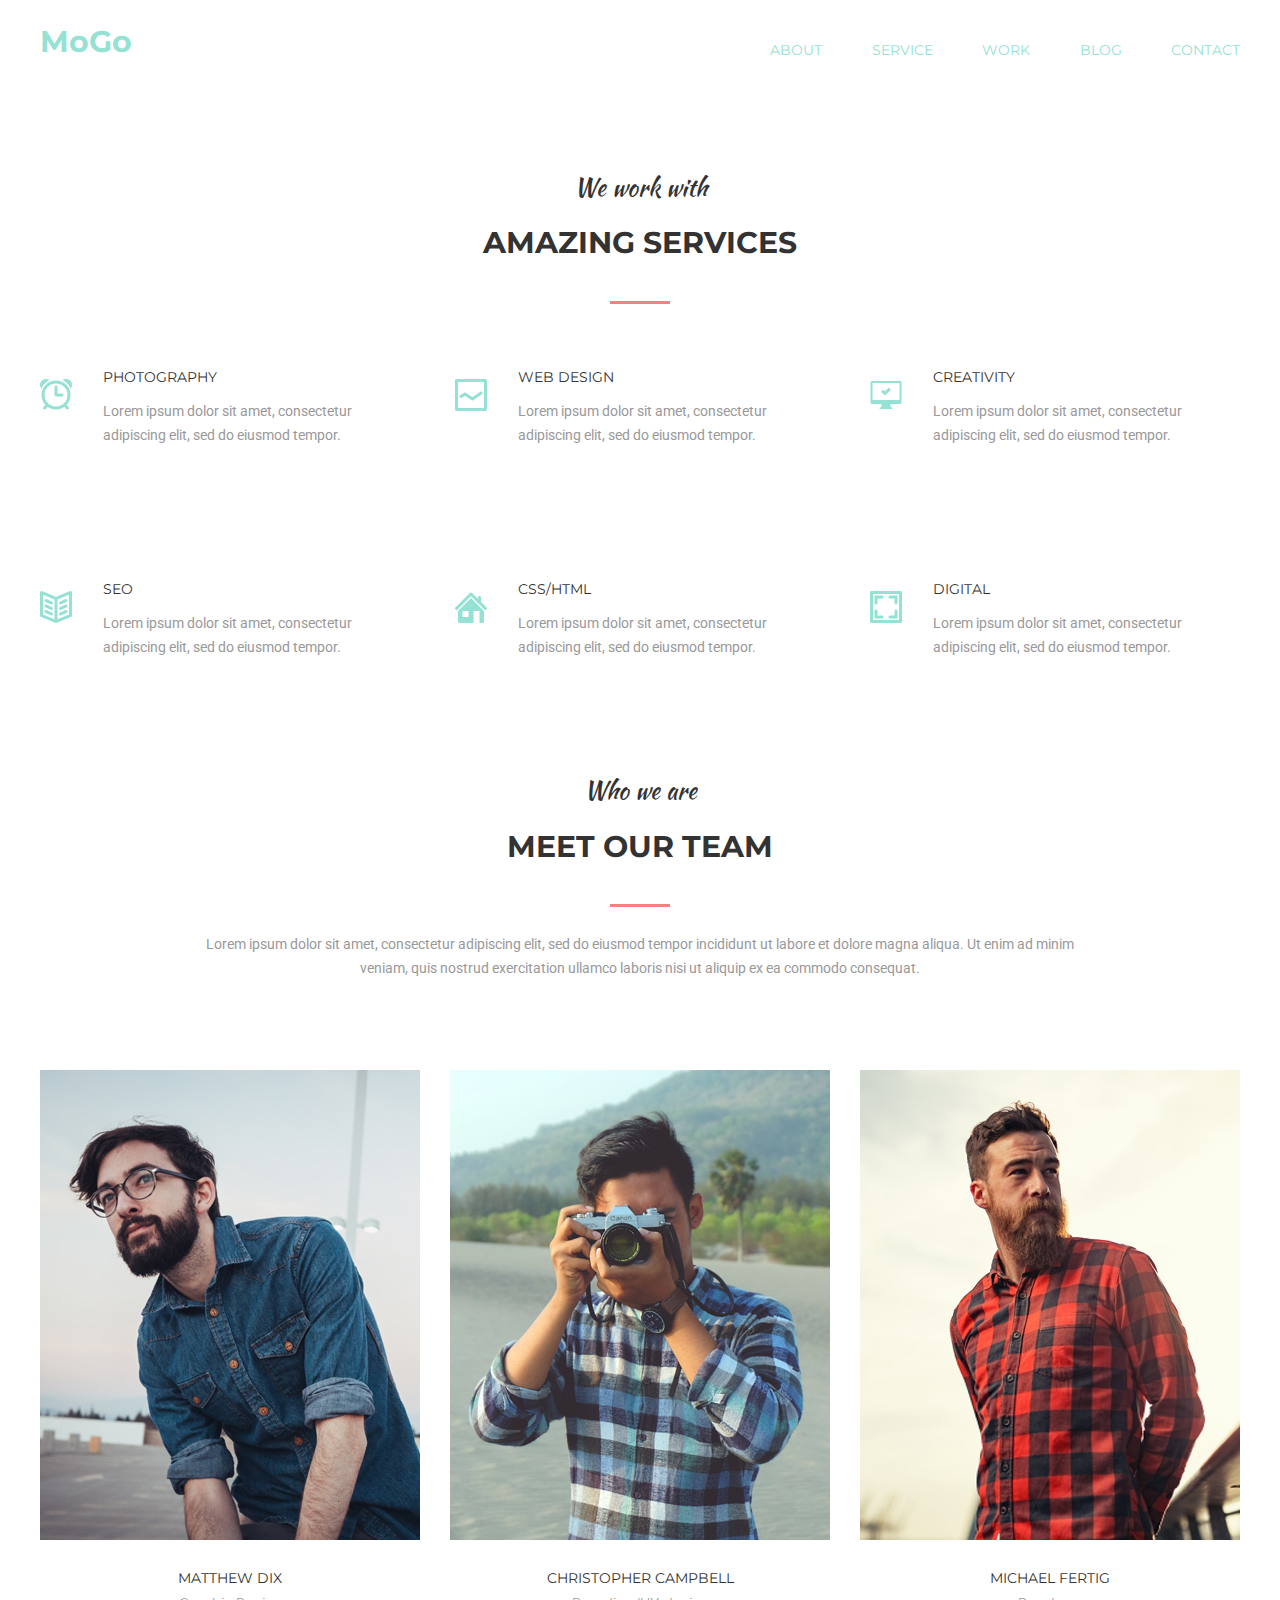
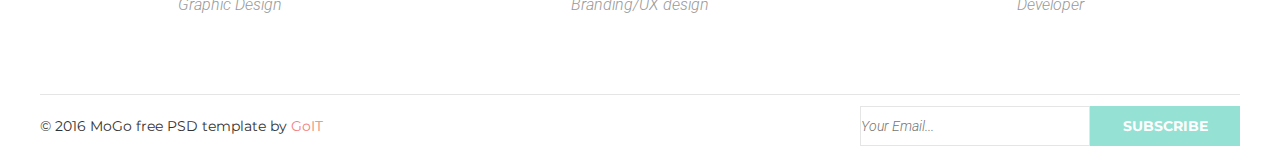
<file: html-css/module-6/index.html>
<!DOCTYPE html>
<html lang="en">

<head>
    <meta charset="UTF-8">
    <meta name="viewport" content="width=device-width, initial-scale=1.0">
    <meta http-equiv="X-UA-Compatible" content="ie=edge">
    <link href="https://fonts.googleapis.com/css?family=Roboto:300i,300,400,500,700&display=swap" rel="stylesheet">
    <link href="https://fonts.googleapis.com/css?family=Montserrat:300,400,500,600,700&display=swap" rel="stylesheet">
    <link href="https://fonts.googleapis.com/css?family=Kaushan+Script&display=swap" rel="stylesheet">
    <link rel="stylesheet" href="./css/normalize.css">
    <link rel="stylesheet" href="./css/style.css">
    <title>Module-6</title>
</head>

<body>
    <h1 class="visually-hidden">Our amazing pain and gain site</h1>
    <header class="header">
        <div class="container">
            <nav class="navigation">
                <a href="" class="logo">MoGo</a>

                <ul class="nav-list">
                    <li class="nav-item">
                        <a href="" class="nav-link">About</a>
                    </li>
                    <li class="nav-item">
                        <a href="" class="nav-link">Service</a>
                    </li>
                    <li class="nav-item">
                        <a href="" class="nav-link">Work</a>
                    </li>
                    <li class="nav-item">
                        <a href="" class="nav-link">Blog</a>
                    </li>
                    <li class="nav-item">
                        <a href="" class="nav-link">Contact</a>
                    </li>
                </ul>
            </nav>
        </div>
    </header>
    <main class="main">
        <section class="section-service">
            <div class="container">
                <p class="title-first-line">We work with</p>
                <h2 class="title-second-line">Amazing services</h2>

                <ul class="service-list">
                    <li class="service-item">
                        <p class="service-title">Photography</p>
                        <p class="service-subtitle">
                            Lorem ipsum dolor sit amet, consectetur adipiscing elit, sed do eiusmod tempor.
                        </p>
                    </li>
                    <li class="service-item">
                        <p class="service-title">Web Design</p>
                        <p class="service-subtitle">
                            Lorem ipsum dolor sit amet, consectetur adipiscing elit, sed do eiusmod tempor.
                        </p>
                    </li>
                    <li class="service-item">
                        <p class="service-title">Creativity</p>
                        <p class="service-subtitle">
                            Lorem ipsum dolor sit amet, consectetur adipiscing elit, sed do eiusmod tempor.
                        </p>
                    </li>
                    <li class="service-item">
                        <p class="service-title">seo</p>
                        <p class="service-subtitle">
                            Lorem ipsum dolor sit amet, consectetur adipiscing elit, sed do eiusmod tempor.
                        </p>
                    </li>
                    <li class="service-item">
                        <p class="service-title">Css/Html</p>
                        <p class="service-subtitle">
                            Lorem ipsum dolor sit amet, consectetur adipiscing elit, sed do eiusmod tempor.
                        </p>
                    </li>
                    <li class="service-item">
                        <p class="service-title">digital</p>
                        <p class="service-subtitle">
                            Lorem ipsum dolor sit amet, consectetur adipiscing elit, sed do eiusmod tempor.
                        </p>
                    </li>
                </ul>
            </div>
        </section>
        <section class="section-team">
            <div class="container">
                <p class="title-first-line">Who we are</p>
                <h2 class="title-second-line">Meet our team</h2>
                <p class="team-description">Lorem ipsum dolor sit amet, consectetur adipiscing elit, sed do eiusmod
                    tempor incididunt ut labore et dolore magna aliqua. Ut enim ad minim veniam, quis nostrud
                    exercitation ullamco laboris nisi ut aliquip ex ea commodo consequat. </p>

                <ul class="team-list">
                    <li class="team-item">
                        <img src="img/pictures/Rectangle-1.jpg" width="380" height="470" alt="Team1">
                        <span class="team-name">Matthew Dix</span>
                        <span class="team-position">Graphic Design</span>
                        <div class="team-card">
                            <ul class="social-list">
                                <li class="social-item">
                                    <a href="" class="social-link"><img src="img/icons/facebook-1.png" alt="Fb"
                                            class="social-img"></a>
                                </li>
                                <li class="social-item">
                                    <a href="" class="social-link"><img src="img/icons/twitter-2.png" alt="Tw"
                                            class="social-img"></a>
                                </li>
                                <li class="social-item">
                                    <a href="" class="social-link"><img src="img/icons/pinterest-3.png" alt="Pnt"
                                            class="social-img"></a>
                                </li>
                                <li class="social-item">
                                    <a href="" class="social-link"><img src="img/icons/instagram-4.png" alt="Ins"
                                            class="social-img"></a>
                                </li>
                            </ul>
                        </div>
                    </li>
                    <li class="team-item">
                        <img src="img/pictures/camera-2.jpg" width="380" height="470" alt="Team1">
                        <span class="team-name">Christopher Campbell</span>
                        <span class="team-position">Branding/UX design</span>
                        <div class="team-card">
                            <ul class="social-list">
                                <li class="social-item">
                                    <a href="" class="social-link"><img src="img/icons/facebook-1.png" alt="Fb"
                                            class="social-img"></a>
                                </li>
                                <li class="social-item">
                                    <a href="" class="social-link"><img src="img/icons/twitter-2.png" alt="Tw"
                                            class="social-img"></a>
                                </li>
                                <li class="social-item">
                                    <a href="" class="social-link"><img src="img/icons/pinterest-3.png" alt="Pnt"
                                            class="social-img"></a>
                                </li>
                                <li class="social-item">
                                    <a href="" class="social-link"><img src="img/icons/instagram-4.png" alt="Ins"
                                            class="social-img"></a>
                                </li>
                            </ul>
                        </div>
                    </li>
                    <li class="team-item">
                        <img src="img/pictures/bred-3.jpg" width="380" height="470" alt="Team1">
                        <span class="team-name">Michael Fertig</span>
                        <span class="team-position">Developer</span>
                        <div class="team-card">
                            <ul class="social-list">
                                <li class="social-item">
                                    <a href="" class="social-link"><img src="img/icons/facebook-1.png" alt="Fb"
                                            class="social-img"></a>
                                </li>
                                <li class="social-item">
                                    <a href="" class="social-link"><img src="img/icons/twitter-2.png" alt="Tw"
                                            class="social-img"></a>
                                </li>
                                <li class="social-item">
                                    <a href="" class="social-link"><img src="img/icons/pinterest-3.png" alt="Pnt"
                                            class="social-img"></a>
                                </li>
                                <li class="social-item">
                                    <a href="" class="social-link"><img src="img/icons/instagram-4.png" alt="Ins"
                                            class="social-img"></a>
                                </li>
                            </ul>
                        </div>
                    </li>
                </ul>
            </div>
        </section>
    </main>
    <footer class="footer container">
        <p class="copyright">&copy; 2016 MoGo free PSD template by <a href="" class="copyright-link">GoIT</a></p>

        <form action="#" class="email-form">
            <input class="email" type="email" name="email" placeholder="Your Email...">
            <input class="submit" type="submit" value="Subscribe">
        </form>
    </footer>

</body>

</html>
</file>
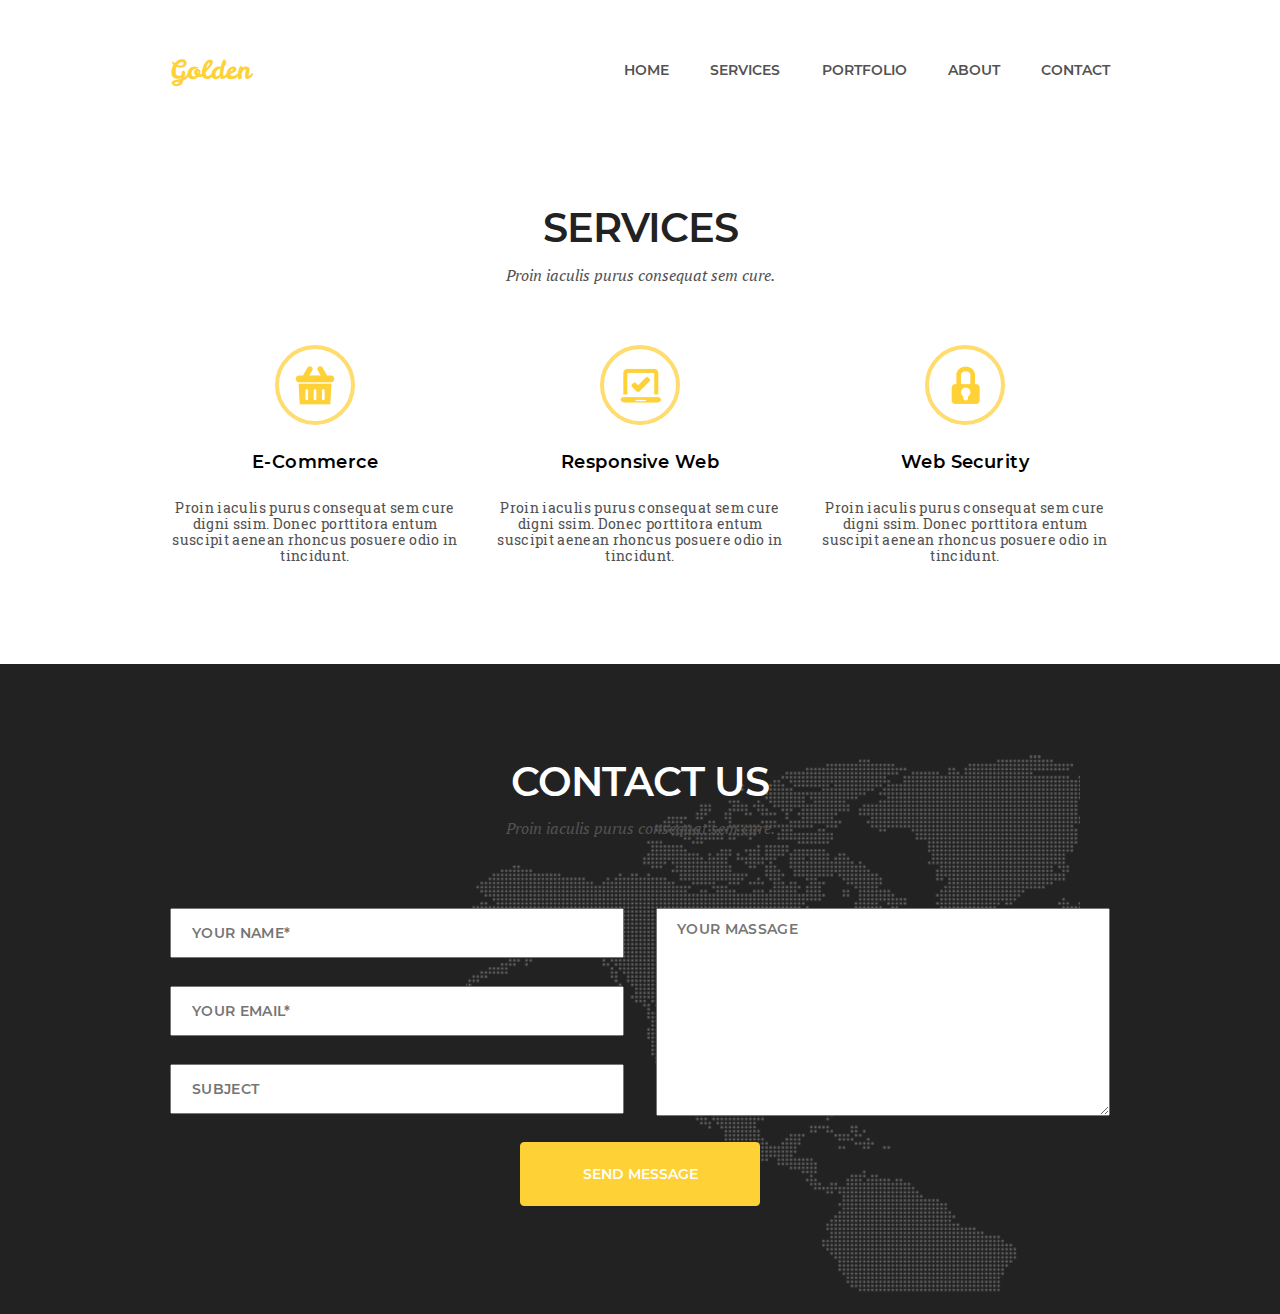
<file: html-css/module-7/index.html>
<!DOCTYPE html>
<html lang="en">
<head>
    <meta charset="UTF-8">
    <meta name="viewport" content="width=device-width, initial-scale=1.0">
    <meta http-equiv="X-UA-Compatible" content="ie=edge">
    <link rel="stylesheet" href="css/style.css">
    <link rel="stylesheet" href="css/normalize.css">
    <title>Module-7</title>
</head>
<body>
    <h1 class="visually-hidden">Our amazing pain and gain website</h1>
    <header class="header">
        <div class="container">
            <nav class="navigation">
                <a href="" class="logo">Golden</a>

                <ul class="nav-list">
                    <li class="nav-item">
                        <a href="" class="nav-link">Home</a>
                    </li>
                    <li class="nav-item">
                        <a href="" class="nav-link">Services</a>
                    </li>
                    <li class="nav-item">
                        <a href="" class="nav-link">Portfolio</a>
                    </li>
                    <li class="nav-item">
                        <a href="" class="nav-link">About</a>
                    </li>
                    <li class="nav-item">
                        <a href="" class="nav-link">Contact</a>
                    </li>
                </ul>
            </nav>
        </div>
    </header>
    <main class="main">
<section class="services">
        <div class="container">
<h2 class="services-title">Services</h2>
<span class="subtitle">Proin iaculis purus consequat sem cure.</span>

<ul class="services__list">
    <li class="services__list-item">
        <h3 class="services__list-item-title">E-Commerce</h3>
        <p class="services__list-item-text">Proin iaculis purus consequat sem cure 
            digni ssim. Donec porttitora entum suscipit 
            aenean rhoncus posuere odio in tincidunt.</p>
    </li>
    <li class="services__list-item">
        <h3 class="services__list-item-title">Responsive Web</h3>
        <p class="services__list-item-text">Proin iaculis purus consequat sem cure 
            digni ssim. Donec porttitora entum suscipit 
            aenean rhoncus posuere odio in tincidunt.</p>
    </li>
    <li class="services__list-item">
        <h3 class="services__list-item-title">Web Security</h3>
        <p class="services__list-item-text">Proin iaculis purus consequat sem cure 
            digni ssim. Donec porttitora entum suscipit 
            aenean rhoncus posuere odio in tincidunt.</p>
    </li>
</ul>
</div>
</section>
<section class="contact-us">
     <h2 class="contact-us-title">Contact us</h2>
    <span class="contact-ussubtitle">Proin iaculis purus consequat sem cure.</span>
    <div class="forms container">
        <form action="#" class="contact__form">
            <input name="name" type="text" class="contact__form-input" placeholder="Your name*" required 
            minlength="4">
            <input name="email" type="email" class="contact__form-input" placeholder="Your email*" required>
            <input name="subject" type="text" class="contact__form-input" placeholder="Subject">
        </form>
        <textarea class="contact__form-textarea" name="comment"  cols="30" rows="10" placeholder="Your massage"></textarea>
        
    </div>
    <button class="contact__form-btn">Send message</button>

</section>
    </main>
</body>
</html>
</file>
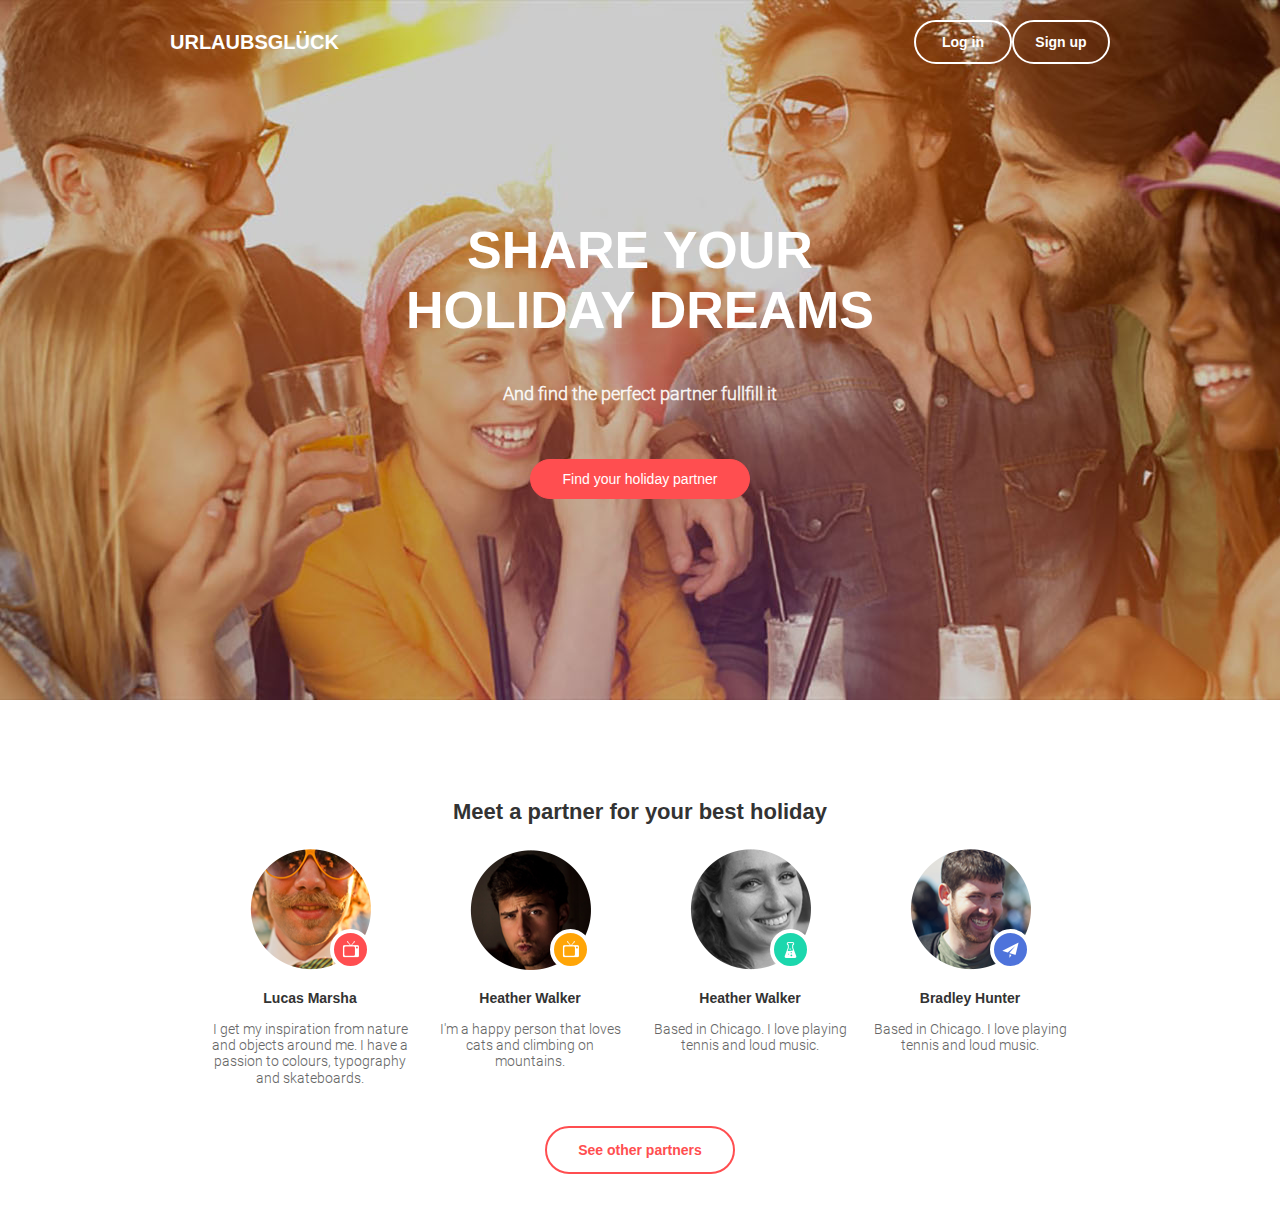
<file: html-css/module-8/index.html>
<!DOCTYPE html>
<html lang="en">
<head>
    <meta charset="UTF-8">
    <meta name="viewport" content="width=device-width, initial-scale=1.0">
    <meta http-equiv="X-UA-Compatible" content="ie=edge">
    <link rel="stylesheet" href="css/normalize.css">
    <link rel="stylesheet" href="css/style.css">
    <title>Module-8</title>
</head>
<body>
    
    <header class="header">
        <div class="container">
        <nav class="navigation">
            <ul class="nav-list">
            <li class="nav-item log-in">
                <a href="#" class="nav-link">Log in</a>
            </li>
            <li class="nav-item sign-in">
                <a href="#" class="nav-link">Sign up</a>
            </li>
        </ul>
        <a href="#" class="logo">URLAUBSGLÜCK</a>
    </nav>
    <h1 class="header-title">
        Share your<br />holiday dreams
        <span class="header-subtitle"><br> And find the perfect partner fullfill it</span>
      </h1>
        <button class="find-btn">Find your holiday partner</button>
</div>
</header>
<main class="container">
    <!-- Section Partners -->
    <section class="section-partner">
      <h2 class="section-partner-title">
        Meet a partner for your best holiday
      </h2>
      <ul class="partner-list">
        <li class="partner-item">
          <div class="partner-photo partner-photo-first prt-icon-first">
          </div>
          <span class="partner-name">Lucas Marsha</span>
          <span class="partner-status">
            I get my inspiration from nature and objects around me. I have a passion to colours, typography and skateboards.</span>
        </li>
        <li class="partner-item">
          <div class="partner-photo partner-photo-second">
          </div>
          <span class="partner-name">Heather Walker</span>
          <span class="partner-status">
            I'm a happy person that loves cats and climbing on mountains.</span>
        </li>
        <li class="partner-item">
          <div class="partner-photo partner-photo-third">
          </div>
          <span class="partner-name">Heather Walker</span>
          <span class="partner-status">
            Based in Chicago. I love playing tennis and loud music.</span>
        </li>
        <li class="partner-item">
          <div class="partner-photo partner-photo-fourth">
          </div>
          <span class="partner-name">Bradley Hunter</span>
          <span class="partner-status">
            Based in Chicago. I love playing tennis and loud music.</span>
        </li>
      </ul>
      
      <button class="partner-btn">See other partners</button>
    </section>
  </main>

</body>
</html>
</file>
<file: html-css/module-10/css/style.css>
:root {
  --aqua-color: #95e1d3;
  --grey-color: #999999;
  --pink-color: #f38181;
  --white-color: #ffffff;
  --yellow-color: #fce38a;
  --font-roboto: "Roboto", sans-serif;
  --font-montserrat: "Montserrat", sans-serif;
  --font-kaushan: "Kaushan Script", cursive;
}
/* kaushan-script-regular - latin */
@font-face {
font-family: 'Kaushan Script';
font-style: normal;
font-weight: 400;
src: local('Kaushan Script'), local('KaushanScript-Regular'),
     url('../fonts/kaushan-script-v8-latin-regular.woff2') format('woff2'), /* Chrome 26+, Opera 23+, Firefox 39+ */
     url('../fonts/kaushan-script-v8-latin-regular.woff') format('woff'); /* Chrome 6+, Firefox 3.6+, IE 9+, Safari 5.1+ */
}
/* roboto-300italic - latin */
@font-face {
font-family: 'Roboto';
font-style: italic;
font-weight: 300;
src: local('Roboto Light Italic'), local('Roboto-LightItalic'),
     url('../fonts/roboto-v20-latin-300italic.woff2') format('woff2'), /* Chrome 26+, Opera 23+, Firefox 39+ */
     url('../fonts/roboto-v20-latin-300italic.woff') format('woff'); /* Chrome 6+, Firefox 3.6+, IE 9+, Safari 5.1+ */
}
/* roboto-regular - latin */
@font-face {
font-family: 'Roboto';
font-style: normal;
font-weight: 400;
src: local('Roboto'), local('Roboto-Regular'),
     url('../fonts/roboto-v20-latin-regular.woff2') format('woff2'), /* Chrome 26+, Opera 23+, Firefox 39+ */
     url('../fonts/roboto-v20-latin-regular.woff') format('woff'); /* Chrome 6+, Firefox 3.6+, IE 9+, Safari 5.1+ */
}
/* roboto-900 - latin */
@font-face {
font-family: 'Roboto';
font-style: normal;
font-weight: 900;
src: local('Roboto Black'), local('Roboto-Black'),
     url('../fonts/roboto-v20-latin-900.woff2') format('woff2'), /* Chrome 26+, Opera 23+, Firefox 39+ */
     url('../fonts/roboto-v20-latin-900.woff') format('woff'); /* Chrome 6+, Firefox 3.6+, IE 9+, Safari 5.1+ */
}
/* montserrat-regular - latin */
@font-face {
font-family: 'Montserrat';
font-style: normal;
font-weight: 400;
src: local('Montserrat Regular'), local('Montserrat-Regular'),
     url('../fonts/montserrat-v14-latin-regular.woff2') format('woff2'), /* Chrome 26+, Opera 23+, Firefox 39+ */
     url('../fonts/montserrat-v14-latin-regular.woff') format('woff'); /* Chrome 6+, Firefox 3.6+, IE 9+, Safari 5.1+ */
}
/* montserrat-700 - latin */
@font-face {
font-family: 'Montserrat';
font-style: normal;
font-weight: 700;
src: local('Montserrat Bold'), local('Montserrat-Bold'),
     url('../fonts/montserrat-v14-latin-700.woff2') format('woff2'), /* Chrome 26+, Opera 23+, Firefox 39+ */
     url('../fonts/montserrat-v14-latin-700.woff') format('woff'); /* Chrome 6+, Firefox 3.6+, IE 9+, Safari 5.1+ */
}
html {
  -webkit-box-sizing: border-box;
          box-sizing: border-box;
}
*,
*::before,
*::after {
  -webkit-box-sizing: inherit;
          box-sizing: inherit;
}

img {
  display: block;
  max-width: 100%;
  height: auto;
}

.container {
  width: 1200px;
  display: block;
  margin: 0 auto;
}

/* Page header */

.header{
  background-image: -webkit-gradient( linear, left bottom, left top, from(rgba(252,227,138,0.9)), to(rgba(243,129,129,0.9))),
  url(../img/pictures/Layer15-min.jpg);
  background-image: -o-linear-gradient( bottom, rgba(252,227,138,0.9) 0%, rgba(243,129,129,0.9) 100%),
  url(../img/pictures/Layer15-min.jpg);
  background-image: linear-gradient( 0deg, rgba(252,227,138,0.9) 0%, rgba(243,129,129,0.9) 100%),
  url(../img/pictures/Layer15-min.jpg); 
  background-position: center;
  background-repeat: no-repeat;
  background-size: cover;
  padding-bottom: 220px; 
}

.navigation {
  display: -webkit-box;
  display: -ms-flexbox;
  display: flex;
  -webkit-box-align: center;
      -ms-flex-align: center;
          align-items: center;
  -webkit-box-pack: justify;
      -ms-flex-pack: justify;
          justify-content: space-between;
  min-height: 100px;
  margin-bottom: 200px;
}

.logo {
  color: var(--white-color);
  font-family: var(--font-montserrat);
  font-size: 30px;
  font-weight: 700;
  text-decoration: none;
  -webkit-transition: color .2s linear;
  -o-transition: color .2s linear;
  transition: color .2s linear; 
}
.logo:hover{
  color: var(--yellow-color);
}
.nav__list-link svg{
  width: 18px;
  height: 18px;
  fill: var(--white-color);
  -webkit-transition: all 0.2s linear;
  -o-transition: all 0.2s linear;
  transition: all 0.2s linear;
}

.nav__list {
  display: -webkit-box;
  display: -ms-flexbox;
  display: flex;
  -webkit-box-pack: justify;
      -ms-flex-pack: justify;
          justify-content: space-between;
  width: 600px;
  list-style: none;
  margin: 0;
  padding: 0;
}

.nav__list-link {
  color: var(--white-color);
  font-family: var(--font-montserrat);
  font-size: 14px;
  text-decoration: none;
  text-transform: uppercase;
  position: relative;
  -webkit-transition: color .2s linear;
  -o-transition: color .2s linear;
  transition: color .2s linear;
}

.nav__list-link:hover,
.nnav__list-link:focus {
  color: var(--yellow-color);
}
.nav__list-link:hover svg{
  fill: var(--yellow-color);
}

.nav__list-link:hover::after,
.nav__list-link:focus::after {
  display: block;
  content: "";
  position: absolute;
  left: 5%;
  width: 90%;
  height: 3px;
  margin-top: 10px;
  background-color: var(--yellow-color);
}
.header__subtitle {
  margin: 0;
  margin-bottom: 60px;
  font-family: var(--font-kaushan);
  font-size: 72px;
  color: var(--white-color);
  text-align: center; 
}

.header__title {
  margin: 0;
  margin-bottom: 120px;
  font-family: var(--font-montserrat);
  font-weight: 700;
  font-size: 150px;
  color: var(--white-color);
  text-transform: uppercase;
  text-align: center;
}
.btn__learn{
  width: 160px;
  height: 40px;
  display: block;
  margin: 0 auto;
  font-size: 14px;
  line-height: 18px;
  text-transform: uppercase;
  color: var(--white-color);
  font-family: var(--font-montserrat);
  font-weight: 700;
  border: solid 4px var(--white-color);
  background-color: transparent;
  -webkit-transition: color .2s linear;
  -o-transition: color .2s linear;
  transition: color .2s linear;
}
.btn__learn:hover,
.btn__learn:focus{
  color: var(--pink-color);
  border: solid 4px var(--pink-color);
}
/* Section titles  */

.main {
  padding-top: 50px;
}

.section__subtitle {
  font-family: var(--font-kaushan);
  font-size: 24px;
  color: #333333;
  text-align: center;
}

.section__title {
  font-family: var(--font-montserrat);
  font-weight: 700;
  font-size: 30px;
  color: #333333;
  text-transform: uppercase;
  text-align: center;
}

.section__title::after {
  display: block;
  margin: 0 auto;
  content: "";
  width: 60px;
  height: 3px;
  margin-top: 40px;
  background-color: var(--pink-color);
}

/* Section services */

.service__title {
  font-family: var(--font-montserrat);
  font-size: 14px;
  color: #333333;
  text-transform: uppercase;
  margin-left: 25px;
  margin-top: 40px;
}

.service__subtitle {
  font-family: var(--font-roboto);
  color: var(--grey-color);
  font-size: 14px;
  margin-left: 25px;
  line-height: 20px;
}

.service__list {
  display: -webkit-box;
  display: -ms-flexbox;
  display: flex;
  -ms-flex-wrap: wrap;
      flex-wrap: wrap;
  -webkit-box-pack: justify;
      -ms-flex-pack: justify;
          justify-content: space-between;
  list-style: none;
  margin: 0;
  padding: 0;
}

.service__list-item {
  -webkit-box-flex: 0;
      -ms-flex: 0 0 370px;
          flex: 0 0 370px;
  padding: 0 38px;
  text-align: left;
  margin-bottom: 80px;
}

.service__list .service__list-item:first-child {
  background-image: url(../img/icons/ALARM.svg);
  background-repeat: no-repeat;
  background-position: left center;
}

.service__list .service__list-item:nth-child(2) {
  background-image: url(../img/icons/LINE\ GRAPH.svg);
  background-repeat: no-repeat;
  background-position: left center;
}

.service__list .service__list-item:nth-child(3) {
  background-image: url(../img/icons/COMPUTER\ _\ OK.svg);
  background-repeat: no-repeat;
  background-position: left center;
}

.service__list .service__list-item:nth-child(4) {
  background-image: url(../img/icons/BOOK\ 2.svg);
  background-repeat: no-repeat;
  background-position: left center;
}

.service__list .service__list-item:nth-child(5) {
  background-image: url(../img/icons/HOME.svg);
  background-repeat: no-repeat;
  background-position: left center;
}

.service__list .service__list-item:last-child {
  background-image: url(../img/icons/IMAGE.svg);
  background-repeat: no-repeat;
  background-position: left center;
}

/* Section team */

.section__team {
  padding-bottom: 100px;
}

.team__description {
  font-family: var(--font-roboto);
  font-size: 14px;
  line-height: 20px;
  color: var(--grey-color);
  display: block;
  margin: 0 auto;
  width: 900px;
  text-align: center;
  padding-bottom: 90px;
}

.team__card {
  height: 470px;
  position: absolute;
  top: 0;
  left: 0;
  opacity: 0;
  background: -webkit-gradient(
    linear,
    left top, left bottom,
    from(rgba(243, 129, 129, 0.9)),
    to(rgba(252, 227, 138, 0.9))
  );
  background: -o-linear-gradient(
    rgba(243, 129, 129, 0.9),
    rgba(252, 227, 138, 0.9)
  );
  background: linear-gradient(
    rgba(243, 129, 129, 0.9),
    rgba(252, 227, 138, 0.9)
  );
  width: 100%;
  -webkit-transition: -webkit-transform 0.2s linear, -webkit-box-shadow 0.2s linear 0s;
  transition: -webkit-transform 0.2s linear, -webkit-box-shadow 0.2s linear 0s;
  -o-transition: transform 0.2s linear, box-shadow 0.2s linear 0s;
  transition: transform 0.2s linear, box-shadow 0.2s linear 0s;
  transition: transform 0.2s linear, box-shadow 0.2s linear 0s, -webkit-transform 0.2s linear, -webkit-box-shadow 0.2s linear 0s;
}

.team__list {
  display: -webkit-box;
  display: -ms-flexbox;
  display: flex;
  -webkit-box-pack: justify;
      -ms-flex-pack: justify;
          justify-content: space-between;
  list-style: none;
  margin: 0;
  padding: 0;
}

.team__list-item {
  /* width: 380px; */
  position: relative;
}

.team__name {
  font-family: var(--font-montserrat);
  font-size: 14px;
  color: #333333;
  text-transform: uppercase;
  display: block;
  text-align: center;
  margin-top: 30px;
}

.team__position {
  display: block;
  text-align: center;
  margin-top: 10px;
  font-family: var(--font-roboto);
  font-weight: 300;
  font-style: italic;
  color: var(--grey-color);
}

/* Social icons */

.social__list {
  position: absolute;
  left: 50%;
  top: 50%;
  -webkit-transform: translate(-50%, -50%);
      -ms-transform: translate(-50%, -50%);
          transform: translate(-50%, -50%);
  list-style: none;
  margin: 0;
  padding: 0;
  display: -webkit-box;
  display: -ms-flexbox;
  display: flex;
  -webkit-box-align: center;
      -ms-flex-align: center;
          align-items: center;
  -webkit-box-pack: center;
      -ms-flex-pack: center;
          justify-content: center;
}

.social__list-item {
  -webkit-box-ordinal-group: 1;
      -ms-flex-order: 0;
          order: 0;
  -webkit-box-flex: 0;
      -ms-flex: 0 1 auto;
          flex: 0 1 auto;
  -ms-flex-item-align: auto;
      -ms-grid-row-align: auto;
      align-self: auto;  
}

.social__list-link {
  display: -webkit-box;
  display: -ms-flexbox;
  display: flex;
  -webkit-box-pack: center;
      -ms-flex-pack: center;
          justify-content: center;
  -webkit-box-align: center;
      -ms-flex-align: center;
          align-items: center;
  height: 55px;
  width: 55px;
  background-color: #fce38a;
  position: relative;
  -webkit-transition: all 0.2s linear;
  -o-transition: all 0.2s linear;
  transition: all 0.2s linear;
  
}

.social__list-link:hover{
  background-color: #f38181;
}
.social__list-link:hover svg{
  fill: #ffffff;
}
/* .social-list  / .team-card-content */
.team__list-item:hover .team__card {
  opacity: 1;
  -webkit-transform: translate(-10px, -10px);
      -ms-transform: translate(-10px, -10px);
          transform: translate(-10px, -10px);
  -webkit-box-shadow: 10px 10px 0 0 var(--aqua-color);
          box-shadow: 10px 10px 0 0 var(--aqua-color);
}

/* .social-img {
  position: absolute;
  left: 50%;
  top: 50%;
  transform: translate(-50%, -50%);
} */
.social__list-item svg{
  display: inline-block;
  width: 24px;
  height: 24px;
  fill: #f38181;
  -webkit-transition: all 0.2s linear;
  -o-transition: all 0.2s linear;
  transition: all 0.2s linear;
  
}

/* Page footer */
.footer {
  border-top: 1px #e5e5e5 solid;
  display: -webkit-box;
  display: -ms-flexbox;
  display: flex;
  -webkit-box-pack: justify;
      -ms-flex-pack: justify;
          justify-content: space-between;
  min-height: 62px;
  -webkit-box-align: center;
      -ms-flex-align: center;
          align-items: center;
}

.copyright {
  color: #333333;
  font-family: var(--font-montserrat);
  font-size: 14px;
}

.copyright__link {
  color: var(--pink-color);
  text-decoration: none;
}

.footer__form {
  margin: 0;
  padding: 0;
  font-size: 0;
}

.footer__form-email {
  border: 1px #e5e5e5 solid;
  margin: 0;
  padding: 0;
  width: 230px;
  height: 40px;
  color: #cccccc;
  font-family: var(--font-roboto);
  font-size: 14px;
  font-weight: 300;
  font-style: italic;
  text-align: left;
}

.footer__form-submit {
  margin: 0;
  padding: 0;
  border: none;
  width: 150px;
  height: 40px;
  background-color: var(--aqua-color);
  color: #fff;
  font-family: var(--font-montserrat);
  font-size: 14px;
  font-weight: 700;
  text-transform: uppercase;
  line-height: 40px;
  cursor: pointer;
}

/* MEDIA */
@media (-webkit-min-device-pixel-ratio: 2), (-o-min-device-pixel-ratio: 2/1), (min-resolution: 192dpi), (-webkit-min-device-pixel-ratio:2), (-o-min-device-pixel-ratio:2/1), (min-resolution:2dppx){
  .header{
    background-image: -webkit-gradient( linear, left top, right top, from(rgba(252,227,138,0.9)), to(rgba(243,129,129,0.9))),
    url(../img/pictures/Layer15@2x-min.jpg);
    background-image: -o-linear-gradient( left, rgba(252,227,138,0.9) 0%, rgba(243,129,129,0.9) 100%),
    url(../img/pictures/Layer15@2x-min.jpg);
    background-image: linear-gradient( 90deg, rgba(252,227,138,0.9) 0%, rgba(243,129,129,0.9) 100%),
    url(../img/pictures/Layer15@2x-min.jpg);
  }


}
</file>
<file: html-css/module-3/css/styles.css>
html{
    box-sizing: border-box;
}
*, *::before, *::after{
    box-sizing: inherit;
}
h1{
    margin-top: 0;
    margin-bottom: 0;
}
h3{
    margin-top: 0;
    margin-bottom: 0;
}
p{
    margin-top: 0;
    margin-bottom: 0;
}
body{
    font-family: 'Playfair Display', serif;
    font-size: 14px;
    color: #626262;
    line-height: 24px;
    font-weight: 400;
}
.container{
    width: 900px;
    margin: 0 auto
}
.ubuntu{
    font-family: 'Ubuntu', sans-serif;
    font-size: 14px;
    line-height: 24px;
    text-transform: uppercase;
    color: #b4ad9e;
    margin: 0;
    margin-bottom: 16px;   
}
.tittle{
    font-size: 30px;
    font-weight: 400;
    line-height: 36px ;
    margin-bottom: 30px ;
}
.main-menu a {
    display: inline-block;
    text-decoration: none;
    text-transform: uppercase;
    list-style: none; 
      color: #626262;
}
.header{
    margin: 0;
    padding: 0;
    padding-top: 74px;
    padding-bottom: 100px;
}
.main-menu{
    margin: 0;
    padding: 0;
    font-size: 0;
    width: 900px;
    text-align: center;
    
  
    
}
.main-menu li:not(:last-child) {
    margin-right: 96px;
}
.main-menu li {
    display: inline-block;      
}
.main-menu-item{
    font-size: 14px;
    line-height: 24px;
}
.main-menu a:hover,
.main-menu a:focus {
   color: #03a9f4; 
}
img{
    display: block;
    max-width: 100%;
    height: auto;
    margin: 0;
    padding-bottom: 26px;
    
}
section{
    margin: 0;
    padding: 0;
}
.text{
     font-size: 14px;
     line-height: 24px;
    padding-bottom: 0;
    margin: 0;
    
}
.text:not(:nth-last-child(-n+2)){
    margin-bottom: 0;
}
.content-list{
    list-style: none;
    font-size: 0;
    padding: 0;
    margin: 0;
    margin-bottom: 48px;
}
.content-item{
    display: inline-block;
    width: 420px;
    margin-bottom: 130px;
}
.content-item:nth-last-child(-n + 3){
    margin-bottom: 0;
}
.content-item:not(:nth-child(2n)){
    margin-right: 60px;
}
.load-more{
    margin: 0 auto;
    padding: 18px 36px;
    font-size: 20px;
    line-height: 24px;
    background-color: transparent;
    border: 1px solid #626262;
    cursor: pointer;
    display: block;
    
    
}
.section{
    padding-bottom: 70px;
}

.visually-hidden:not(:focus):not(:active),
input[type="checkbox"].visually-hidden,
input[type="radio"].visually-hidden{
    position: absolute;
    width: 1px;
    height: 1px;
    margin: -1px;
    border:0;
    padding: 0;
    white-space:nowrap;
    clip-path:inset(100%);
    clip: rect(0 0 0 0);
    overflow:hidden;
}
</file>
<file: html-css/module-4/css/style.css>
html{
    box-sizing:border-box;
}
*,
*::before,
*::after{
    box-sizing: inherit;
}

img {
   display: block;
   max-width: 100%;
   height: auto;
}
.visually-hidden:not(:focus):not(:active),
input[type="checkbox"].visually-hidden,
input[type="radio"].visually-hidden{
    position: absolute;
    width: 1px;
    height: 1px;
    margin: -1px;
    border:0;
    padding: 0;
    white-space:nowrap;
    clip-path:inset(100%);
    clip: rect(0, 0, 0, 0);
    overflow:hidden;
}
body{
    font-family: 'Open Sans', sans-serif;
    color: #555252;
    font-size: 14px;
    line-height: 26px;
}
.clearfix::after{
    display: table;
    content: "";
    clear: both;
}
.container{
    width: 1110px;
    margin: 0 auto;
}
.products{
    padding-bottom: 106px;
}
header{
    padding-top: 38px;
    padding-bottom: 100px;
}
.logo{
    margin: 0;
    padding: 0;
    list-style: none;
    float: left;
}
.logo{
    font-size: 30px;
    line-height: 32px;
    font-weight: 400;
    letter-spacing: -0.60px ;
    text-decoration: none;
    text-transform: uppercase;
    color: #555252;
}
.logo:hover{
    color: #1abc9c;
}
.logo::first-letter{
    font-family: 'Open Sans', sans-serif;
    font-weight: 700;
    color: #1abc9c;
}
.site-navigation{
    list-style: none;
    margin: 0;
    padding: 0;
    width: 490px;
    float: right;
    
    }
    .site-navigation li{
        float: left;
    }
    .site-navigation li:not(:last-child){
        margin-right: 36px;
    }
.site-navigation a{
    color: #0f0101;
    font-weight: 700;
    text-transform: uppercase;
    text-decoration: none;
    line-height: 34px;
    font-size: 14px;
    letter-spacing: -0.28px;
    display: block;
    
}
.site-navigation a:hover{
    color: #1abc9c;
}
.product-title{
    text-align: center;
    margin: 0;
    font-family: 'Roboto', sans-serif;
    font-weight: 900;
    font-size: 48px;
    line-height: 32px;
    text-transform: uppercase;
    color: #515151;
    letter-spacing: -0.96px;
    margin-bottom: 94px;
}
.product-title::after{
    display: block;
    content: '';
    height: 8px;
    width: 160px;
    background-color: #1abc9c;
    margin: 0 auto;
    margin-top: 32px;
}
.product-list{
    list-style: none;
    margin: 0;
    padding: 0;
}
.product-list-item{
    width: 254px;
    margin-right: 30px;
    margin-bottom: 30px;
}
.product-list-item:nth-child(4n){
    margin-right: 0;
}
.product-list-item:nth-child(n+4){
    margin-bottom: 0;
}
.product-list-item{
    float: left;
}
.product-list-item p{
    font-family: 'Roboto', sans-serif;
    font-weight: 900;
    font-size: 18px;
    line-height: 38px;
    letter-spacing: -0.360px;
    float: left;  
}
.product-list-item:hover .card-bottom p{
    background-color: #1abc9c;
}
.product-list-item:hover .card-bottom p:last-child{
    background-color: #7fd9c7;
}
p.text{
    display: block;
    width: 200px;
    height: 40px;
    background-color: #323232;
    color: #ffffff;
    margin: 0;
    text-align: left;
    text-indent: 12px;
    text-transform: uppercase;
}
p.price{
    display: block;
    width: 54px;
    height: 40px;
    background-color: #8c8c8c;
    color: #ffffff;
    margin: 0;
    text-align: center;
    text-transform: uppercase; 
}
.news{
padding-bottom: 46px;
}
.news-title{
    margin: 0;
    font-weight: 700;
    font-size: 48px;
    line-height: 32px;
    text-transform: uppercase;
    color: #515151;
    letter-spacing: -0.96px;
    text-align: center;
    margin-bottom: 82px;
}
.news-title::after{
    display: block;
    content: '';
    height: 8px;
    width: 160px;
    background-color: #1abc9c;
    margin: 0 auto;
    margin-top: 32px;
}
.news-list{
    list-style: none;
    margin: 0;
    padding: 0;   
}
.news-list-item{
    width: 346px;
    margin-right: 30px;    
}
.news-list-item:nth-child(3n){
    margin: 0;
}
.news-list-item{
    float: left;
}
.news-list-image{
    margin-bottom: 10px;
}
.article-title{
    margin: 0;
font-size: 18px;
line-height: 26px;
font-weight: 600;
letter-spacing: -0.36px;
margin-bottom: 16px;
}
.article-text{
    margin: 0;
    font-size: 14px;
    line-height: 26px;
    letter-spacing: -0.28px;
    font-weight: 400;
    margin-bottom: 14px;
}
.article-title::after{
    display: block;
    content: '';
    height: 4px;
    width: 132px;
    background-color: #1abc9c;
    margin-top: 10px;
}
.read-more{
    border: none;
    border-radius: 4px;
    text-align: center;
    font-size: 16px;
    line-height: 48px;
    font-weight: 300;
    color: #ffffff;
    background-color: #4ec6ab;
    cursor: pointer;
    display: block;  
    width: 160px;
    height: 50px;  
    text-decoration: none;
    list-style: none;
}
.read-more:hover{
    background-color: #7fd9c7;
}
</file>
<file: html-css/module-5/css/style.css>
*{
    margin: 0;
    padding: 0;
}
html{
    box-sizing:border-box;
}
*,
*::before,
*::after{
    box-sizing: inherit;
}

img {
   display: block;
   max-width: 100%;
   height: auto;
}
.visually-hidden:not(:focus):not(:active),
input[type="checkbox"].visually-hidden,
input[type="radio"].visually-hidden{
    position: absolute;
    width: 1px;
    height: 1px;
    margin: -1px;
    border:0;
    padding: 0;
    white-space:nowrap;
    clip-path:inset(100%);
    clip: rect(0, 0, 0, 0);
    overflow:hidden;
}
.clearfix::after{
    display: table;
    content: "";
    clear: both;
}
.container{
    width: 1110px;
    margin: 0 auto;
}
a{
    text-decoration: none;
    
}
ul,
ol{
    list-style: none;
}
body{
    font-family: 'Open Sans', sans-serif;
    color: #555252;
    font-size: 14px;
    line-height: 26px;
}
/* HEADER NAVIGATION */
header{
    padding-top: 38px;
    padding-bottom: 32px;
}
.logo{
    margin: 0;
    padding: 0;
    list-style: none;
    float: left;
}
.logo{
    font-size: 30px;
    line-height: 32px;
    font-weight: 400;
    letter-spacing: -0.60px ;
    text-decoration: none;
    text-transform: uppercase;
    color: #555252;
}
.logo:hover{
    color: #1abc9c;
}
.logo::first-letter{
    font-family: 'Open Sans', sans-serif;
    font-weight: 700;
    color: #1abc9c;
}
.site-navigation{
    list-style: none;
    margin: 0;
    padding: 0;
    width: 494px;
    float: right;
    
    }
    .site-navigation li{
        float: left;
    }
    .site-navigation li:not(:last-child){
        margin-right: 36px;
    }
    .site-navigation li:last-child{
        float: right;
    }
.site-navigation a{
    color: #0f0101;
    font-weight: 700;
    text-transform: uppercase;
    text-decoration: none;
    line-height: 34px;
    font-size: 14px;
    letter-spacing: -0.28px;
    display: block;
    
}
.site-navigation a:hover{
    color: #1abc9c;
}
/* SLIDER */
.slider {
    background-image: url(../img/background-pic.jpg);
    background-repeat: no-repeat;
    background-size: cover;
    background-position: 50% 50%;
  }
  .slider-wrapper {
    position: relative;
    width: 1110px;
    height: 600px;
    margin: 0 auto;
  }
  .slider-control {
    position: absolute;
    background-color: rgb(26, 188, 156);
    width: 104px;
    height: 104px;
    border: none;
    top: 50%;
    transform: translateY(-50%);
    cursor: pointer;
    background-repeat: no-repeat;
    background-position: center;
  }
  .slider-control:hover {
    background-color: rgba(78, 198, 171, 0.65);
  }
  .prev {
    left: 0;
    background-image: url(../img/icons/arrow-prev.png);
  }
  .next {
    right: 0;
    background-image: url(../img/icons/arrow-next.png);
  }
  .slider-carousel {
    position: absolute;
    top: 50%;
    left: 16%;
    transform: translateY(-50%);
  }
  .slider-title {
    font-size: 60px;
    font-family: "Roboto", sans-serif;
    font-weight: 900;
    color: rgb(255, 255, 255);
    text-transform: uppercase;
    letter-spacing: -1.2px;
    margin-bottom: 36px;
  }
  .slider-text {
    font-size: 24px;
    font-family: "Roboto", sans-serif;
    font-weight: 300;
    color: rgb(255, 255, 255);
    text-transform: uppercase;
    letter-spacing: -1.2px;
  }
/* PRODUCT SECTION */
.products{
    background-color: #e9f0fd;
    padding-bottom: 100px;
}
.product-title{
    font-size: 0;
    margin: 0;
   padding-top: 100px;
}
.product-title{
    text-align: center;
    margin: 0;
    font-family: 'Roboto', sans-serif;
    font-weight: 900;
    font-size: 48px;
    line-height: 32px;
    text-transform: uppercase;
    color: #515151;
    letter-spacing: -0.96px;
    margin-bottom: 94px;
}
.product-title::after{
    display: block;
    content: '';
    height: 8px;
    width: 160px;
    background-color: #1abc9c;
    margin: 0 auto;
    margin-top: 32px;
}
.product-list{
    font-size: 0;
    list-style: none;
    margin: 0;
    padding: 0;
}
.product-list-item{
    position: relative;
    float: left;
    width: 254px;
    margin-right: 30px;
}
.card-bottom{
    position: absolute;
    bottom: 0px;
    width: 254px;
    height: 40px;
    background-color: black;
}
.product-list-item:nth-child(4n){
    margin-right: 0;
}
.product-list-item {
    font-family: 'Roboto', sans-serif;
    font-weight: 900;
    font-size: 18px;
    line-height: 38px;
    letter-spacing: -0.360px;
    float: left;  
}
.product-list-item:last-child{
    float: right;
}
.product-list-item:hover .text{
    background-color: #1abc9c;
}
.product-list-item:hover .price{
    background-color: #7fd9c7;
}
.text {
    display: block;
    width: 200px;
    height: 40px;
    background-color: #323232;
    color: #ffffff;
    margin: 0;
    text-align: left;
    text-indent: 12px;
    text-transform: uppercase;
    float: left;
}
.text-link{
    font-family: 'Roboto', sans-serif;
    font-weight: 900;
    font-size: 18px;
    line-height: 38px;
    letter-spacing: -0.360px;
    color: #fff;
}
.price{
    display: block;
    width: 54px;
    height: 40px;
    background-color: #8c8c8c;
    color: #ffffff;
    margin: 0;
    text-align: center;
    text-transform: uppercase; 
    float: right;
}
/* Hidden-PART!!! */
.overlay:hover{
    opacity: 1;
}
.overlay{
    position: absolute;
  width: 100%;
  height: 88%;
  top: 0;
  left: 0;
  opacity: 0;
  border: 10px solid rgba(255, 255, 255, 0.5);
  background-color: rgba(115, 115, 115, 0.5);
  background-clip: padding-box;
       }
.card-list{
    position: absolute;
    top: 50%;
    left: 50%;
    transform: translate(-50%, -50%);
}
.card-list-item{
    float: left;
    border: 1px solid rgb(255, 255, 255);
    background-color: transparent;
    height: 48px;
}
.card-list-item:hover,
.card-list-item:last-child:hover{
    background-color: rgb(26, 188, 156);
}
.card-list-item:not(:last-child){
    width: 48px;
}
.card-list-item:nth-child(-n+2){
    margin-right: 8px;
    margin-bottom: 8px;
}
.card-list-item:last-child{
    width: 164px;
    background-color: #323232;
}
.card-list-item:first-child{
    background-image: url(../img/icons/heart.png);
    background-repeat: no-repeat;
    background-position: center;
}
.card-list-item:nth-child(2){
    background-image: url(../img/icons/arrows.png);
    background-repeat: no-repeat;
    background-position: center;
}
.card-list-item:nth-child(3){
    background-image: url(../img/icons/clock.png);
    background-repeat: no-repeat;
    background-position: center;
}
.card-list-item:last-child{
    position: relative;
    background-image: url(../img/icons/bascket.png);
    background-repeat: no-repeat;
    background-position: center left 8%;
}
.cart {
    position: absolute;
    font-size: 14px;
    font-family: 'Open Sans', sans-serif;
    font-weight: 300;
    color: rgb(255, 255, 255);
    text-transform: uppercase;
    top: 50%;
    left: 35%;
    transform: translateY(-50%);
  }

/* FOOTER */
.footer {
    height: 88px;
    line-height: 88px;
    background-color: #323232;
    text-align: center;
 }
 .footer-text {
    font-family: 'OpenSans', sans-serif;
    font-size: 16px;
    font-weight: 300;
    text-transform: capitalize;
    color: #ffffff;
 }
 .author-name-link{
     color: #46bfa9;
 }
 .author-name-link:hover{
     color: #7fd9c7;
 }
</file>
<file: html-css/module-6/css/style.css>
:root {
    --aqua-color: #95e1d3;
    --grey-color: #999999;
    --pink-color: #f38181;
    --font-roboto: 'Roboto', sans-serif;
    --font-montserrat: 'Montserrat', sans-serif;
    --font-kaushan: 'Kaushan Script', cursive;
  }
  .visually-hidden:not(:focus):not(:active),
input[type="checkbox"].visually-hidden,
input[type="radio"].visually-hidden{
    position: absolute;
    width: 1px;
    height: 1px;
    margin: -1px;
    border:0;
    padding: 0;
    white-space:nowrap;
    clip-path:inset(100%);
    clip: rect(0 0 0 0);
    overflow:hidden;
}
  
  html {
    box-sizing: border-box;
  }
  *,
  *::before,
  *::after {
    box-sizing: inherit;
  }
  
  img {
    display: block;
    max-width: 100%;
    height: auto;
  }
  
  .container {
    width: 1200px;
    display: block;
    margin: 0 auto;
  }
  
  /* HEADER */
  
  .navigation {
    display: flex;
    align-items: center;
    justify-content: space-between;
    min-height: 100px;
  }
  
  .logo {
    color: var(--aqua-color);
    font-family: var(--font-montserrat);
    font-size: 30px;
    font-weight: 700;
    text-decoration: none;
    transition: color .2s linear;
    margin-bottom: 16px;
  }
  .logo:hover,
  .logo:focus{
      color: var(--pink-color);
  }
  
  .nav-list {
    display: flex;
    justify-content: space-between;
    width: 470px;
    list-style: none;
    margin: 0;
    padding: 0;
  }
  
  .nav-link {
    color: var(--aqua-color);
    font-family: var(--font-montserrat);
    font-size: 14px;
    text-decoration: none;
    text-transform: uppercase;
    position: relative;
    transition: color .2s linear;
  }
  
  .nav-link:hover,
  .nav-link:focus {
    color: var(--pink-color);
  }
  
  .nav-link:hover::after, 
  .nav-link:focus::after {
    display: block;
    content: "";
    position: absolute;
    left: 5%;
    width: 90%;
    height: 3px;
    margin-top: 10px;
    background-color: var(--pink-color);
  }
  
  /* SECTION TITLE */
  
  .main {
    padding-top: 50px;
  }
  
  .title-first-line {
    font-family: var(--font-kaushan);
    font-size: 24px;
    color: #333333;
    text-align: center;
  }
  
  .title-second-line {
    font-family: var(--font-montserrat);
    font-weight: 700;
    font-size: 30px;
    color: #333333;
    text-transform: uppercase;
    text-align: center;
  }
  
  .title-second-line::after {
    display: block;
    margin: 0 auto;
    content: "";
    width: 60px;
    height: 3px;
    margin-top: 40px;
    background-color: var(--pink-color);
  }
  
  /* SECTION SERVICE */
  
  .service-title {
    font-family: var(--font-montserrat);
    font-size: 14px;
    color: #333333;
    text-transform: uppercase;
    margin-left: 25px;
    margin-top: 40px;
  }
  
  .service-subtitle {
    font-family: var(--font-roboto);
    color: var(--grey-color);
    font-size: 14px;
    line-height: 24px;
    margin-left: 25px;
  }
  
  .service-list {
    display: flex;
    flex-wrap: wrap;
    justify-content: space-between;
    list-style: none;
    margin: 0;
    padding: 0;
  }
  
  .service-item {
    flex: 0 0 370px;
    padding: 0 38px;
    text-align: left;
    margin-bottom: 80px;
  }
  
  .service-list .service-item:first-child {
    background-image: url(../img/icons/ALARM-1.png);
    background-repeat: no-repeat;
    background-position: left center;
  }
  
  .service-list .service-item:nth-child(2) {
    background-image: url(../img/icons/LINE-GRAPH-2.png);
    background-repeat: no-repeat;
    background-position: left center;
  }
  
  .service-list .service-item:nth-child(3) {
    background-image: url(../img/icons/COMPUTER-OK-3.png);
    background-repeat: no-repeat;
    background-position: left center;
  }
  
  .service-list .service-item:nth-child(4) {
    background-image: url(../img/icons/BOOK-2-4.png);
    background-repeat: no-repeat;
    background-position: left center;
  }
  
  .service-list .service-item:nth-child(5) {
    background-image: url(../img/icons/HOME-5.png);
    background-repeat: no-repeat;
    background-position: left center;
  }
  
  .service-list .service-item:last-child {
    background-image: url(../img/icons/IMAGE-6.png);
    background-repeat: no-repeat;
    background-position: left center;
  }
  
  /* SECTION TEAM */
  
  .section-team {
    padding-bottom: 80px;
  }
  
  .team-description {
    font-family: var(--font-roboto);
    font-size: 14px;
    line-height: 24px;
    color: var(--grey-color);
    display: block;
    margin: 0 auto;
    width: 900px;
    text-align: center;
    padding-bottom: 90px;
  }
  
  .team-card {
    height: 470px;
    position: absolute;
    top: 0;
    left: 0;
    opacity: 0;
    background: linear-gradient(rgba(243, 129, 129, .9), rgba(252, 227, 138, .9));
    width: 100%;
    transition: transform .2s linear, box-shadow .2s linear .0s;
  }
  
  .team-list {
    display: flex;
    justify-content: space-between;
    list-style: none;
    margin: 0;
    padding: 0;
  }
  
  .team-item {
    position: relative;
  }
  
  .team-name {
    font-family: var(--font-montserrat);
    font-size: 14px;
    color: #333333;
    text-transform: uppercase;
    display: block;
    text-align: center;
    margin-top: 30px;
  }
  
  .team-position {
    display: block;
    text-align: center;
    margin-top: 10px;
    font-family: var(--font-roboto);
    font-weight: 300;
    font-style: italic;
    color: var(--grey-color);
  }
  
  /* SOCIAL ICONS */
  
  .social-list {
    position: absolute;
    left: 50%;
    top: 50%;
    transform: translate(-50%, -50%);
    list-style: none;
    margin: 0;
    padding: 0;
    display: flex;
    align-items: center;
    justify-content: center;
  }
  
  .social-item {
    order: 0;
    flex: 0 1 auto;
    align-self: auto;
  }
  
  .social-link {
    display: block;
    height: 55px;
    width: 55px;
    background-color: #fce38a;
    position: relative;
  }
  
  .social-link:hover {
    background-color: var(--aqua-color);
  }
  
  /* SOC LIST */
  .team-item:hover .team-card  {
    opacity: 1;
    transform: translate(-10px, -10px);
    box-shadow: 10px 10px 0 0 var(--aqua-color);
  }
  
  .social-img {
    position: absolute;
    left: 50%;
    top: 50%;
    transform: translate(-50%, -50%);
  }
  
  /* FOOTER */
  .footer {
    border-top: 1px #e5e5e5 solid;
    display: flex;
    justify-content: space-between;
    min-height: 62px;
    align-items: center;
  }
  
  .copyright {
    color: #333333;
    font-family: var(--font-montserrat);
    font-size: 14px;
  }
  
  .copyright-link {
    color: var(--pink-color);
    text-decoration: none;
  }
  
  .email-form {
    margin: 0;
    padding: 0;
    font-size: 0;
  }
  
  .email {
    border: 1px #e5e5e5 solid;
    margin: 0;
    padding: 0;
    width: 230px;
    height: 40px;
    color: #cccccc;
    font-family: var(--font-roboto);
    font-size: 14px;
    font-weight: 300;
    font-style: italic;
    text-align: left;
  }
  
  .submit {
    margin: 0;
    padding: 0;
    border: none;
    width: 150px;
    height: 40px;
    background-color: var(--aqua-color);
    color: #fff;
    font-family: var(--font-montserrat);
    font-size: 14px;
    font-weight: 700;
    text-transform: uppercase;
    line-height: 40px;
    cursor: pointer;
  }
</file>
<file: html-css/module-7/css/style.css>
:root {
    --yellow: #fed136;
    --grey: #525252;
    --black: #222222;
    --font-roboto: 'Roboto Slab', serif;
    --font-montserrat: 'Montserrat', sans-serif;
    --font-montserratb: 'Montserratb', sans-serif;
    --font-leckerli: 'Leckerli One';
    --font-ptserif: 'PT-Serif-itl';
  }
/* leckerli-one-regular - latin */
@font-face {
   font-family: 'Leckerli One';
   font-style: normal;
   font-weight: 400;
   src: local('Leckerli One'), local('LeckerliOne-Regular'),
        url('../fonts/leckerli-one-v10-latin-regular.woff') format('woff2'), /* Chrome 26+, Opera 23+, Firefox 39+ */
        url('../fonts/leckerli-one-v10-latin-regular.woff2') format('woff'); /* Chrome 6+, Firefox 3.6+, IE 9+, Safari 5.1+ */
 }
/* montserrat-regular - latin_cyrillic */
/* montserrat-regular - latin */
@font-face {
    font-family: 'Montserrat';
    font-style: normal;
    font-weight: 400;
    src: local('Montserrat Regular'), local('Montserrat-Regular'),
         url('../fonts/montserrat-v14-latin-regular.woff2') format('woff2'), /* Chrome 26+, Opera 23+, Firefox 39+ */
         url('../fonts/montserrat-v14-latin-regular.woff') format('woff'); /* Chrome 6+, Firefox 3.6+, IE 9+, Safari 5.1+ */
  }
  /* montserrat-600 - latin */
  @font-face {
    font-family: 'Montserratb';
    font-style: normal;
    font-weight: 600;
    src: local('Montserrat SemiBold'), local('Montserrat-SemiBold'),
         url('../fonts/montserrat-v14-latin-600.woff2') format('woff2'), /* Chrome 26+, Opera 23+, Firefox 39+ */
         url('../fonts/montserrat-v14-latin-600.woff') format('woff'); /* Chrome 6+, Firefox 3.6+, IE 9+, Safari 5.1+ */
  }
/* roboto-slab-regular - latin */
@font-face {
    font-family: 'Roboto Slab';
    font-style: normal;
    font-weight: 400;
    src: local('Roboto Slab Regular'), local('RobotoSlab-Regular'),
         url('../fonts/roboto-slab-v9-latin-regular.woff2') format('woff2'), /* Chrome 26+, Opera 23+, Firefox 39+ */
         url('../fonts/roboto-slab-v9-latin-regular.woff') format('woff'); /* Chrome 6+, Firefox 3.6+, IE 9+, Safari 5.1+ */
  }

 /* pt-serif-regular - latin_cyrillic */
@font-face {
   font-family: 'PT Serif';
   font-style: normal;
   font-weight: 400;
   src: local('PT Serif'), local('PTSerif-Regular'),
        url('../fonts/pt-serif-v11-latin_cyrillic-regular.woff2') format('woff2'), /* Chrome 26+, Opera 23+, Firefox 39+ */
        url('../fonts/pt-serif-v11-latin_cyrillic-regular.woff') format('woff'); /* Chrome 6+, Firefox 3.6+, IE 9+, Safari 5.1+ */
 }
 /* pt-serif-italic - latin_cyrillic */
 @font-face {
   font-family: 'PT-Serif-itl';
   font-style: italic;
   font-weight: 400;
   src: local('PT Serif Italic'), local('PTSerif-Italic'),
        url('../fonts/pt-serif-v11-latin_cyrillic-italic.woff2') format('woff2'), /* Chrome 26+, Opera 23+, Firefox 39+ */
        url('../fonts/pt-serif-v11-latin_cyrillic-italic.woff') format('woff'); /* Chrome 6+, Firefox 3.6+, IE 9+, Safari 5.1+ */
 }

.visually-hidden:not(:focus):not(:active),
input[type="checkbox"].visually-hidden,
input[type="radio"].visually-hidden{
 position: absolute;
 width: 1px;
 height: 1px;
 margin: -1px;
 border:0;
 padding: 0;
 white-space:nowrap;
 clip-path:inset(100%);
 clip: rect(0 0 0 0);
 overflow:hidden;
}

html {
 box-sizing: border-box;
}
*,
*::before,
*::after {
 box-sizing: inherit;
}

img {
 display: block;
 max-width: 100%;
 height: auto;
}
.container {
    width: 940px;
    display: block;
    margin: 0 auto;
  }
  a{
       text-decoration: none;
  }
  ul,
  ol{
       list-style: none;
  }
  * {
    margin: 0;
    padding: 0;
    box-sizing: inherit;
}
  .navigation{
       display: flex;
       align-items: center;
       justify-content: space-between;
       padding-top: 50px;
       padding-bottom: 100px;
  }
.logo{
    font-family: var(--font-leckerli);
    font-size: 26px;
    line-height: 40px;
    color: var(--yellow);
}
.logo:hover{
    color: palevioletred;
}
.nav-list{
    display: flex;
    justify-content: space-between;
    width: 486px;
}
.nav-link{
    color: var(--grey);
    font-family: var(--font-montserratb);
    font-size: 14px;
    line-height: 40px;
    text-transform: uppercase;
}
.nav-link:hover{
    color: var(--yellow);
}
.services{
    padding-bottom: 100px;
}
.services-title{
font-family: var(--font-montserratb);
color: var(--black);
text-align: center;
font-size: 40px;
text-transform: uppercase;
line-height: 75px;
letter-spacing: -1px;

}
.subtitle{
    font-family: var(--font-ptserif);
    color: var(--grey);
    font-size: 16px;
    text-align: center;
    display: block;
    line-height: 20px;
    margin-bottom: 60px;
}

.services__list{
    display: flex;
    justify-content: space-between;
    align-items: center;
    
}
.services__list-item{
    width: 290px;
    text-align: center;
    
}
.services__list-item-text{
    text-align: center;
    font-family: var(--font-roboto);
    color: var(--grey);
    font-size: 14px;
    letter-spacing: .35px;


    
}
.services__list-item-title{
    text-align: center;
    font-family: var(--font-montserratb);
    color: (black);
    font-size: 18px;
    line-height: 75px;
    letter-spacing: .45px;

}
.services__list-item::before {
    display: block;
    content: "";
    width: 80px;
    height: 80px;
    border: 4px solid #fedc6e;
    border-radius: 50%;
    margin: 0 auto;
    background-repeat: no-repeat;
    background-position: center; 
}

.services__list-item:first-child::before {
    background-image: url("../img/basket.png");
}

.services__list-item:nth-child(2)::before {
    background-image: url("../img/Icon-Laptop.png");
}

.services__list-item:last-child::before {
    background-image: url("../img/Icon-Locked.png");
}
.contact-us{
     background-color: #222222;  
     background-image: url("../img/map.png");
     background-repeat: no-repeat;
     background-position-x: 70%;
     background-position-y: 80%;
     min-height: 650px;
}

.contact-us-title{
     color: #ffffff;
     font-size: 40px;
     line-height: 75px;
     text-align: center;
     font-family: var(--font-montserratb);
     text-transform: uppercase;
     letter-spacing: -1px;
     padding-top: 80px;
}


.contact-ussubtitle{
    color: var(--grey);
    text-align: center;
    display: block;
    font-family: var(--font-ptserif);
    margin-bottom: 70px;
}
.forms{
    display: flex;
    justify-content: space-between;
}


.contact__form-input{
    font-family: var(--font-montserratb);
    color: var(--grey);
    text-indent: 20px;
    width: 454px;
    height: 50px;
    display: flex;
    margin-bottom: 28px;
    font-size: 14px;
}
.contact__form-input::placeholder{
    text-transform: uppercase;
    font-family: var(--font-montserratb);
    font-size: 14px;
    text-indent: 20px;
    letter-spacing: .35px;
}
.contact__form-input[required]:focus:valid{
    border: 4px solid green;
}
.contact__form-input[required]:focus:invalid {
    border: 4px solid red;
}
.contact__form-textarea{
    width: 454px;
    height: 208px;
    font-family: var(--font-montserratb);
    color: var(--grey);
    text-indent: 20px;
    font-size: 14px;
    line-height: 36px;
}
.contact__form-textarea::placeholder{
font-family: var(--font-montserratb);
text-indent: 20px;
font-size: 14px;
letter-spacing: .35px;
text-transform: uppercase;
line-height: 40px;
}
.contact__form-btn{
    display: block;
    margin: 0 auto;
    width: 240px;
    height: 64px;
    font-size: 14px;
    line-height: 24px;
    border: 1px solid var(--yellow);
    background-color: var(--yellow);
    font-family: var(--font-montserratb);
    text-transform: uppercase;
    color: #ffffff;
    border-radius: 4px;
    cursor: pointer;
    
}
</file>
<file: html-css/module-8/css/style.css>
* {
    margin: 0;
    padding: 0;
    box-sizing: inherit;
}
:root {
    --grey: #333333;
    --pink: #ff4e50;
    --white: #ffffff;
    --color-light-grey: #666666;
  --color-dark-grey: #333333;
  --color-white: #ffffff;
  --color-red: #ff4e50;
    --font-robotol: 'Robotol', sans-serif; font-weight: 300;
    --font-montserratb: 'Montserratb', sans-serif; font-weight: 700;
  }
/* montserrat-regular - latin */
@font-face {
    font-family: 'Montserrat';
    font-style: normal;
    font-weight: 400;
    src: local('Montserrat Regular'), local('Montserrat-Regular'),
         url('../fonts/montserrat-v14-latin-regular.woff2') format('woff2'), /* Chrome 26+, Opera 23+, Firefox 39+ */
         url('../fonts/montserrat-v14-latin-regular.woff') format('woff'); /* Chrome 6+, Firefox 3.6+, IE 9+, Safari 5.1+ */
  }
  /* montserrat-700 - latin */
  @font-face {
    font-family: 'Montserrat';
    font-style: normal;
    font-weight: 700;
    src: local('Montserratb'), local('Montserrat-Bold'),
         url('../fonts/montserrat-v14-latin-regular.woff2') format('woff2'), /* Chrome 26+, Opera 23+, Firefox 39+ */
         url('../fonts/montserrat-v14-latin-700.woff') format('woff'); /* Chrome 6+, Firefox 3.6+, IE 9+, Safari 5.1+ */
  }
  /* roboto-300 - latin */
@font-face {
    font-family: 'Robotol';
    font-style: normal;
    font-weight: 300;
    src: local('Robotol'), local('Roboto-Light'),
         url('../fonts/roboto-v20-latin-300.woff2') format('woff2'), /* Chrome 26+, Opera 23+, Firefox 39+ */
         url('../fonts/roboto-v20-latin-300.woff') format('woff'); /* Chrome 6+, Firefox 3.6+, IE 9+, Safari 5.1+ */
  }
  /* roboto-regular - latin */
  @font-face {
    font-family: 'Roboto';
    font-style: normal;
    font-weight: 400;
    src: local('Roboto'), local('Roboto-Regular'),
         url('../fonts/roboto-v20-latin-regular.woff2') format('woff2'), /* Chrome 26+, Opera 23+, Firefox 39+ */
         url('../fonts/roboto-v20-latin-regular.woff') format('woff'); /* Chrome 6+, Firefox 3.6+, IE 9+, Safari 5.1+ */
  }


html {
    box-sizing: border-box;
}
*,
*::before,
*::after{
  box-sizing: inherit;
}

a {
    text-decoration: none;
}

img {
    display: block;
    max-width: 100%;
    height: auto;
}

ul,
ol {
    list-style: none;
}
.container{
    width: 320px;
    display: block;
    margin: 0 auto;
}

.header{
    
    background-position: top center;
    background-image: url('../img/head-bg-mobile.jpg');
    background-repeat: no-repeat;
    padding-top: 20px;
    padding-bottom: 130px;
}


/* .nav-item{
    display: inline-block;
    border: solid 2px var(--white) ;
    width: 90px;
    
    margin: 0 auto;
} */
.nav-list{
  margin-bottom: 90px;
  display: flex;
  justify-content: center;
}
.nav-link{
    font-family: var(--font-montserratb);
    color: var(--white);
    font-size: 14px;
    width: 94px;
    display: block;
    text-align: center;
    line-height: 40px;
}

.log-in{
  border: var(--white) 2px solid;
  border-radius: 40px 40px 40px 40px;
}
.log-in:hover,
.log-in:focus{
  border: none;
}
.sign-in{border: var(--white) 2px solid;
  border-radius: 40px 40px 40px 40px;
}
.sign-in:hover,
.sign-in:focus{
  border: none;
}


.logo{
    font-family: var(--font-montserratb);
    color: var(--white);
    font-size: 20px;
    line-height: 24px;
    display: block;
    text-align: center;
    margin-top: 115px;    
}
.logo:hover{
  color: var(--color-red);
}

.header-title{
    font-family: var(--font-montserratb);
    color: var(--white);
    font-size: 30px;
    line-height: 36px;
    text-align: center;
    text-transform: uppercase;
    
}
    .header-subtitle{
        font-family: var(--font-robotol);
        color: var(--white);
        opacity: .9;
        font-size: 18px;
        text-transform: initial;
    }

    .find-btn{
        display: block;
        margin: 0 auto;
        width: 280px;
        height: 40px;
        font-size: 14px;
        line-height: 24px;
        border: 1px solid var(--pink);
        background-color: var(--pink);
        border-radius: 25px;
        font-family: var(--font-montserratb);
        color: #ffffff;
        cursor: pointer;
        
    }


    .section-partner {
        padding-top: 70px;
        padding-bottom: 57px;
      }
      
      .section-partner-title {
        font-family: var(--font-montserratb);
        font-weight: 700;
        font-size: 22px;
        color: var(--color-dark-grey);
        text-align: center;
        margin: 0;
        padding: 0;
        margin-bottom: 25px;
      }
      
      .partner-list {
        list-style: none;
        margin: 0;
        padding: 0;
      }
      
      .partner-item {
        display: block;
        width: 320px;
        padding-left: 10px;
        padding-right: 10px;
        margin-bottom: 25px;
      }
      
      .partner-photo {
        width: 121px;
        height: 121px;
        background-repeat: no-repeat;
        background-position: center;
        margin: 0 auto;
        position: relative;
        margin-bottom: 20px;
      }
      
      .partner-photo-first {
        background-image: url(../img/mustash-pic.png);
      }
      
      .partner-photo-second {
        background-image: url(../img/second-dark-pic.png);
      }
      
      .partner-photo-third {
        background-image: url(../img/grey-smile.png);
      }
      
      .partner-photo-fourth {
        background-image: url(../img/man-smile.png);
      }
      
      .partner-photo::after {
        display: block;
        content: "";
        position: absolute;
        width: 41px;
        height: 41px;
        background-position: center;
        background-repeat: no-repeat;
        border: var(--color-white) 4px solid;
        border-radius: 50%;
        right: 0;
        bottom: 0;
      }
      
      .partner-photo-first::after {
        background-color: var(--color-red);
        background-image: url(../img/icons/tv-icon.png);
      }
      
      .partner-photo-second::after {
        background-image: url(../img/icons/tv-icon.png);
        background-color: #ffa507;
      }
      
      .partner-photo-third::after {
        background-image: url(../img/icons/alchemist-icon-2.png);
        background-color: #1cd7ad;
      }
      
      .partner-photo-fourth::after {
        background-image: url(../img/icons/telegram-icon-4.png);
        background-color: #4e73db;
      }
      
      .partner-name {
        display: block;
        margin: 0 auto;
        font-family: var(--font-montserratb);
        font-weight: 700;
        font-size: 14px;
        color: var(--color-dark-grey);
        text-align: center;
        margin-bottom: 15px;
      }
      
      .partner-status {
        display: block;
        margin: 0 auto;
        font-family: var(--font-robotol);
        font-weight: 300;
        font-size: 14px;
        color: var(--color-light-grey);
        text-align: center;
      }
      
      .partner-btn {
        display: block;
        width: 284px;
        font-family: var(--font-montserratb);
        font-weight: 700;
        font-size: 14px;
        text-decoration: none;
        color: var(--color-red);
        background-color: var(--color-white);
        text-align: center;
        line-height: 44px;
        border: var(--color-red) 2px solid;
        border-radius: 40px 40px 40px 40px;
        margin: 0 auto;
      }
      
      .partner-btn:hover,
      .partner-btn:focus {
        color: var(--color-white);
        background-color: var(--color-red);
        border: var(--color-red) 2px solid;
      }

      /* SCREEN FOR TAB */
    @media screen and (min-width: 768px){
      .container{
        width: 768px;
        margin: 0 auto;
      }
      
      .header{
        background-image: url(../img/head-bg-tab.jpg);
        padding-bottom: 230px;
      }
      .navigation{
        display: flex;
        align-items: center;
        justify-content: space-between;
        flex-direction: row-reverse;
        width: 670px;
        margin: 0 auto;
        margin-bottom: 156px;
      }
      .logo{
        margin: 0;
      }
      .nav-list{
        margin: 0;
      }
      .header-title{
        font-size: 52px;
        line-height: 60px;
      }
      .find-btn{
        width: 220px;
      }
      .partner-list{
        display: flex;
        flex-wrap: wrap;
        justify-content: center;
      }
      
      .partner-item{
        width: 266px;
        margin-bottom: 40px;
        
      }
      .partner-btn{
        width: 190px;
      }
    }

    @media screen and (min-width: 940px){
    .container{
      width: 940px;
    }
    .navigation{
      width: 100%;
      display: flex;
    }
    .partner-item{
      width: 220px;
    }
    }
</file>
